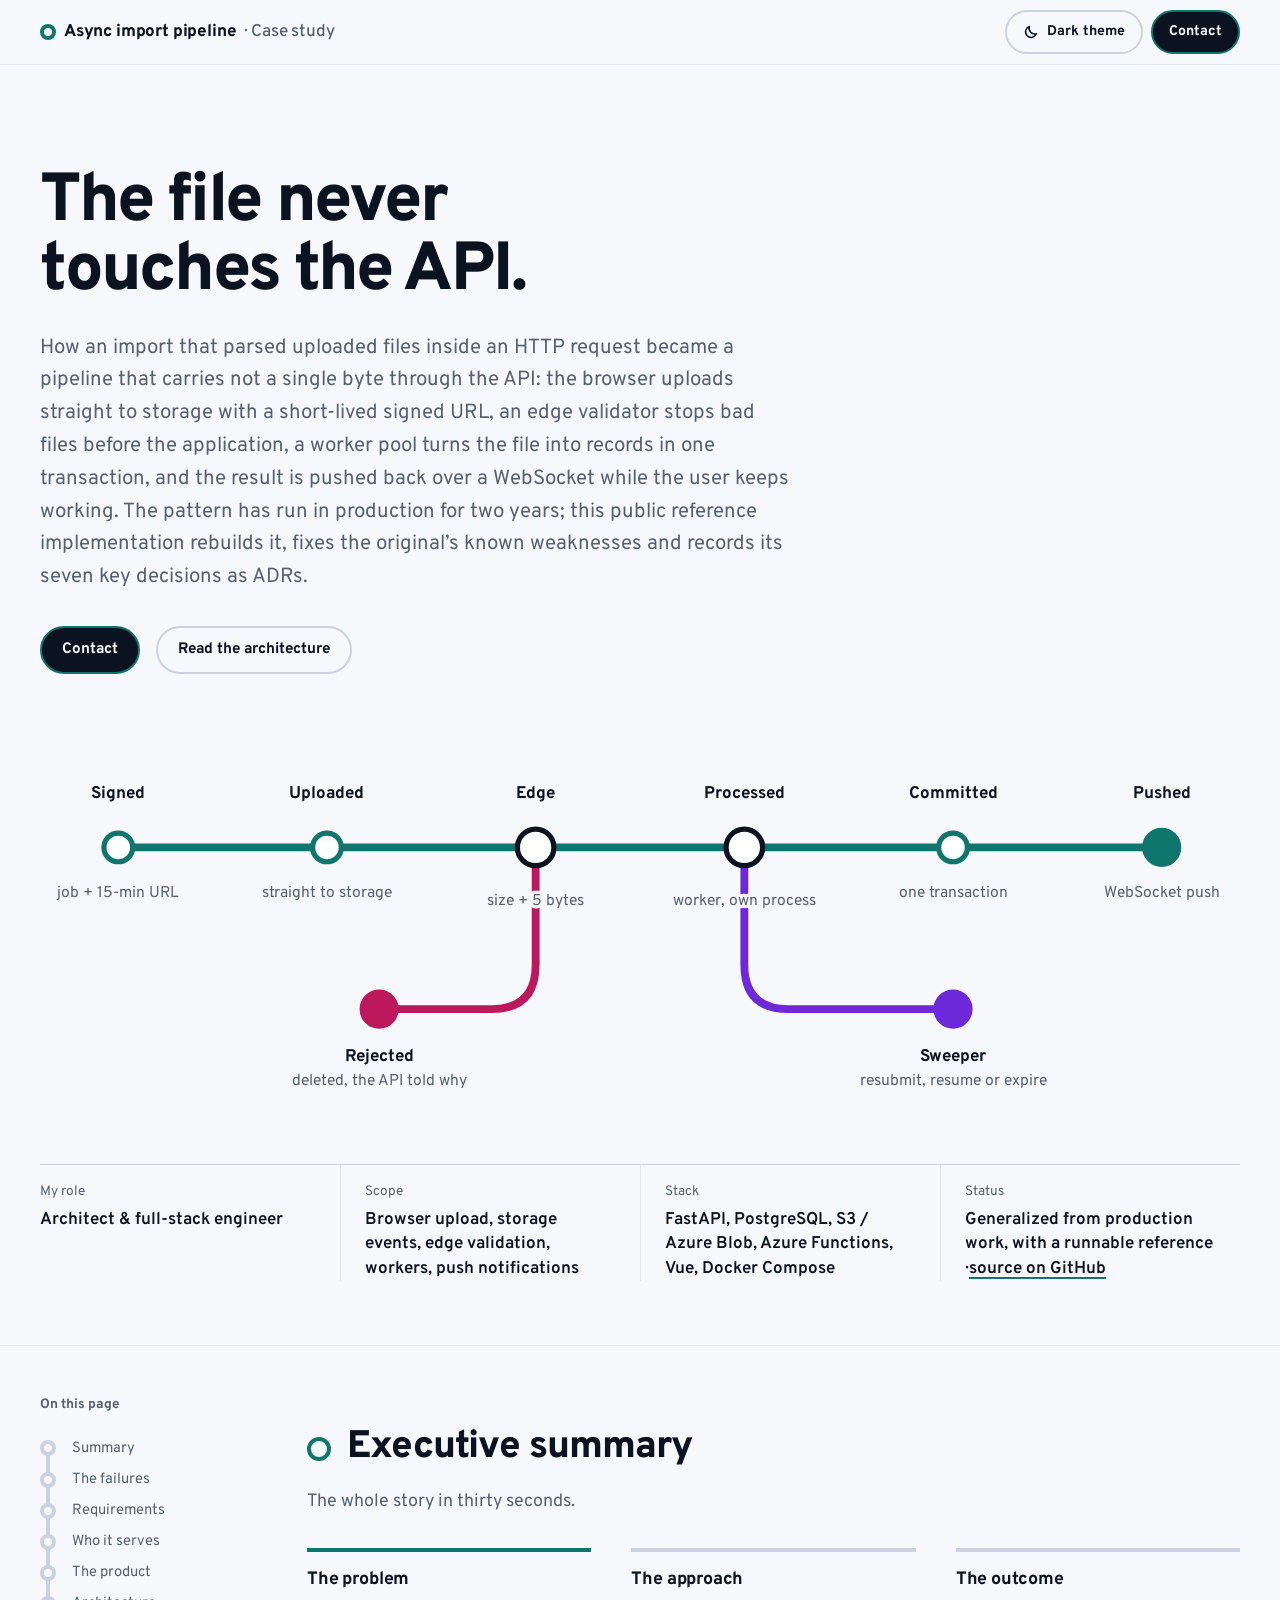
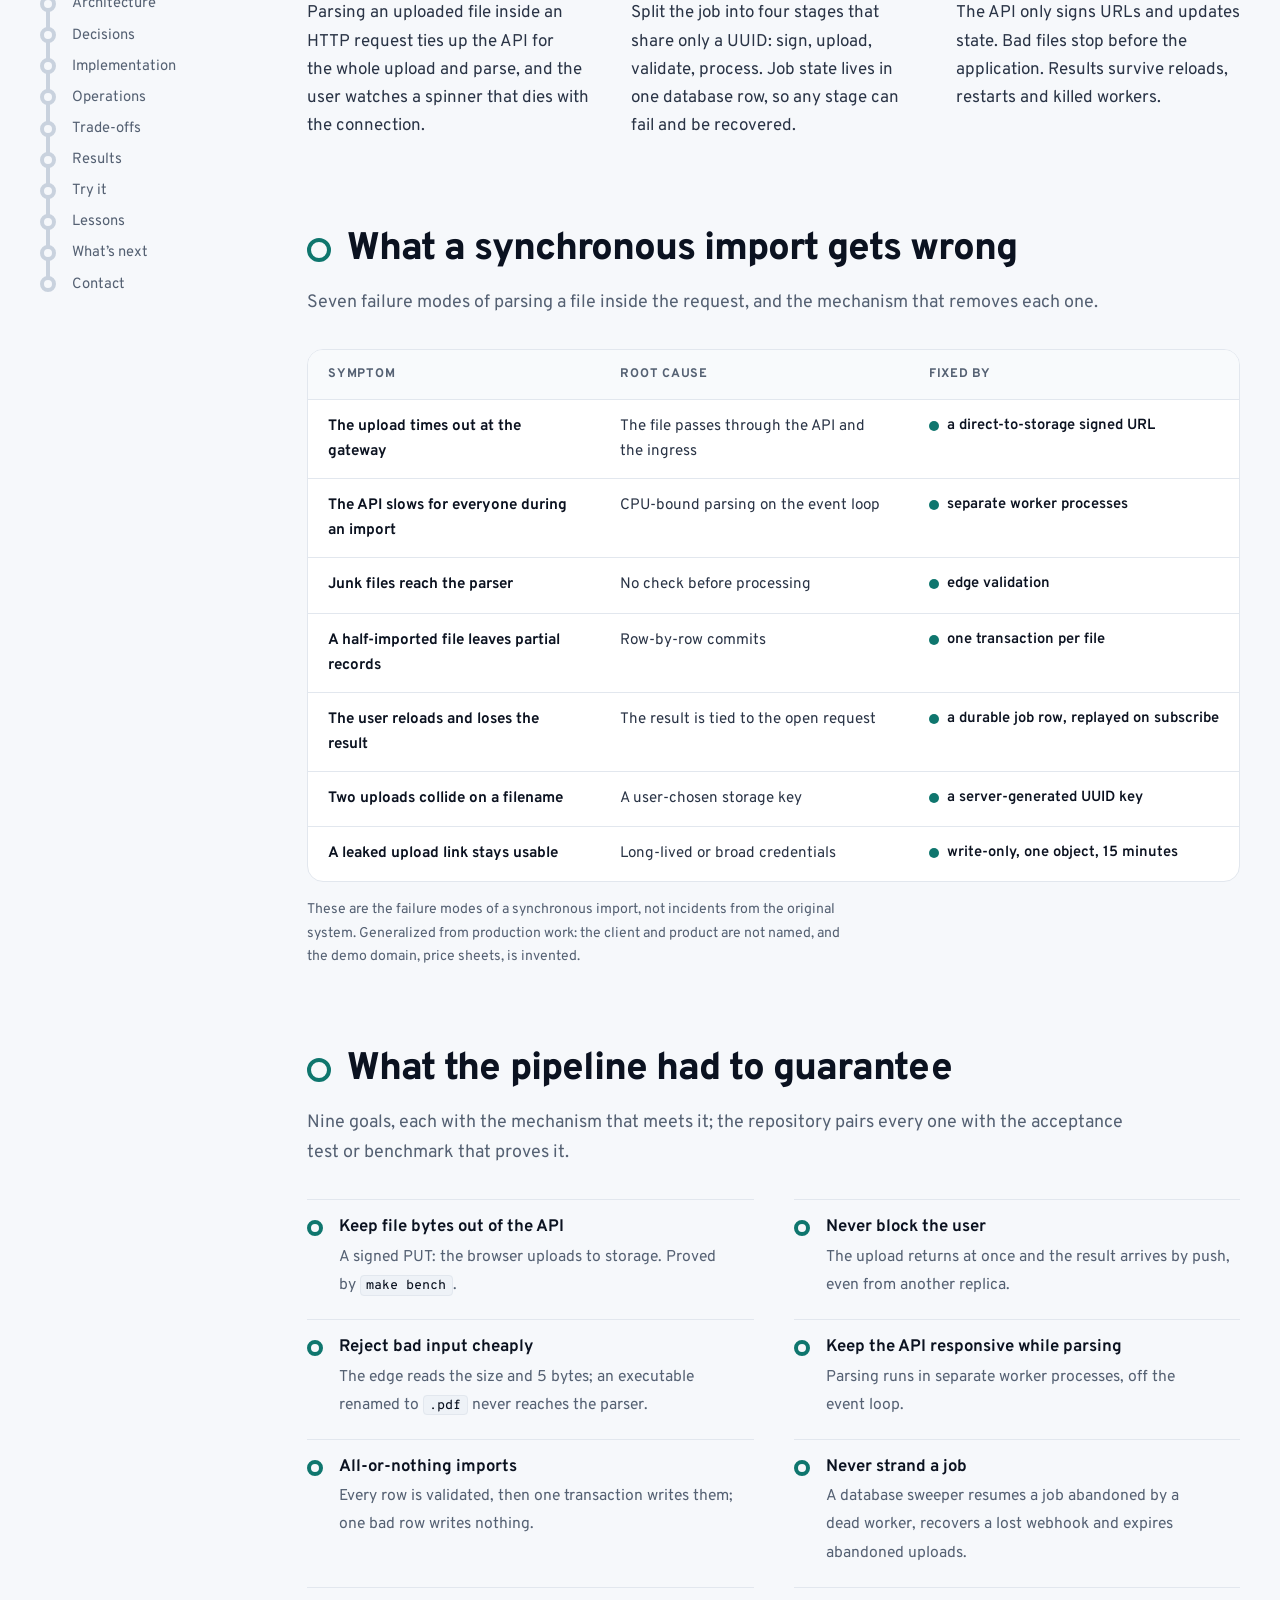
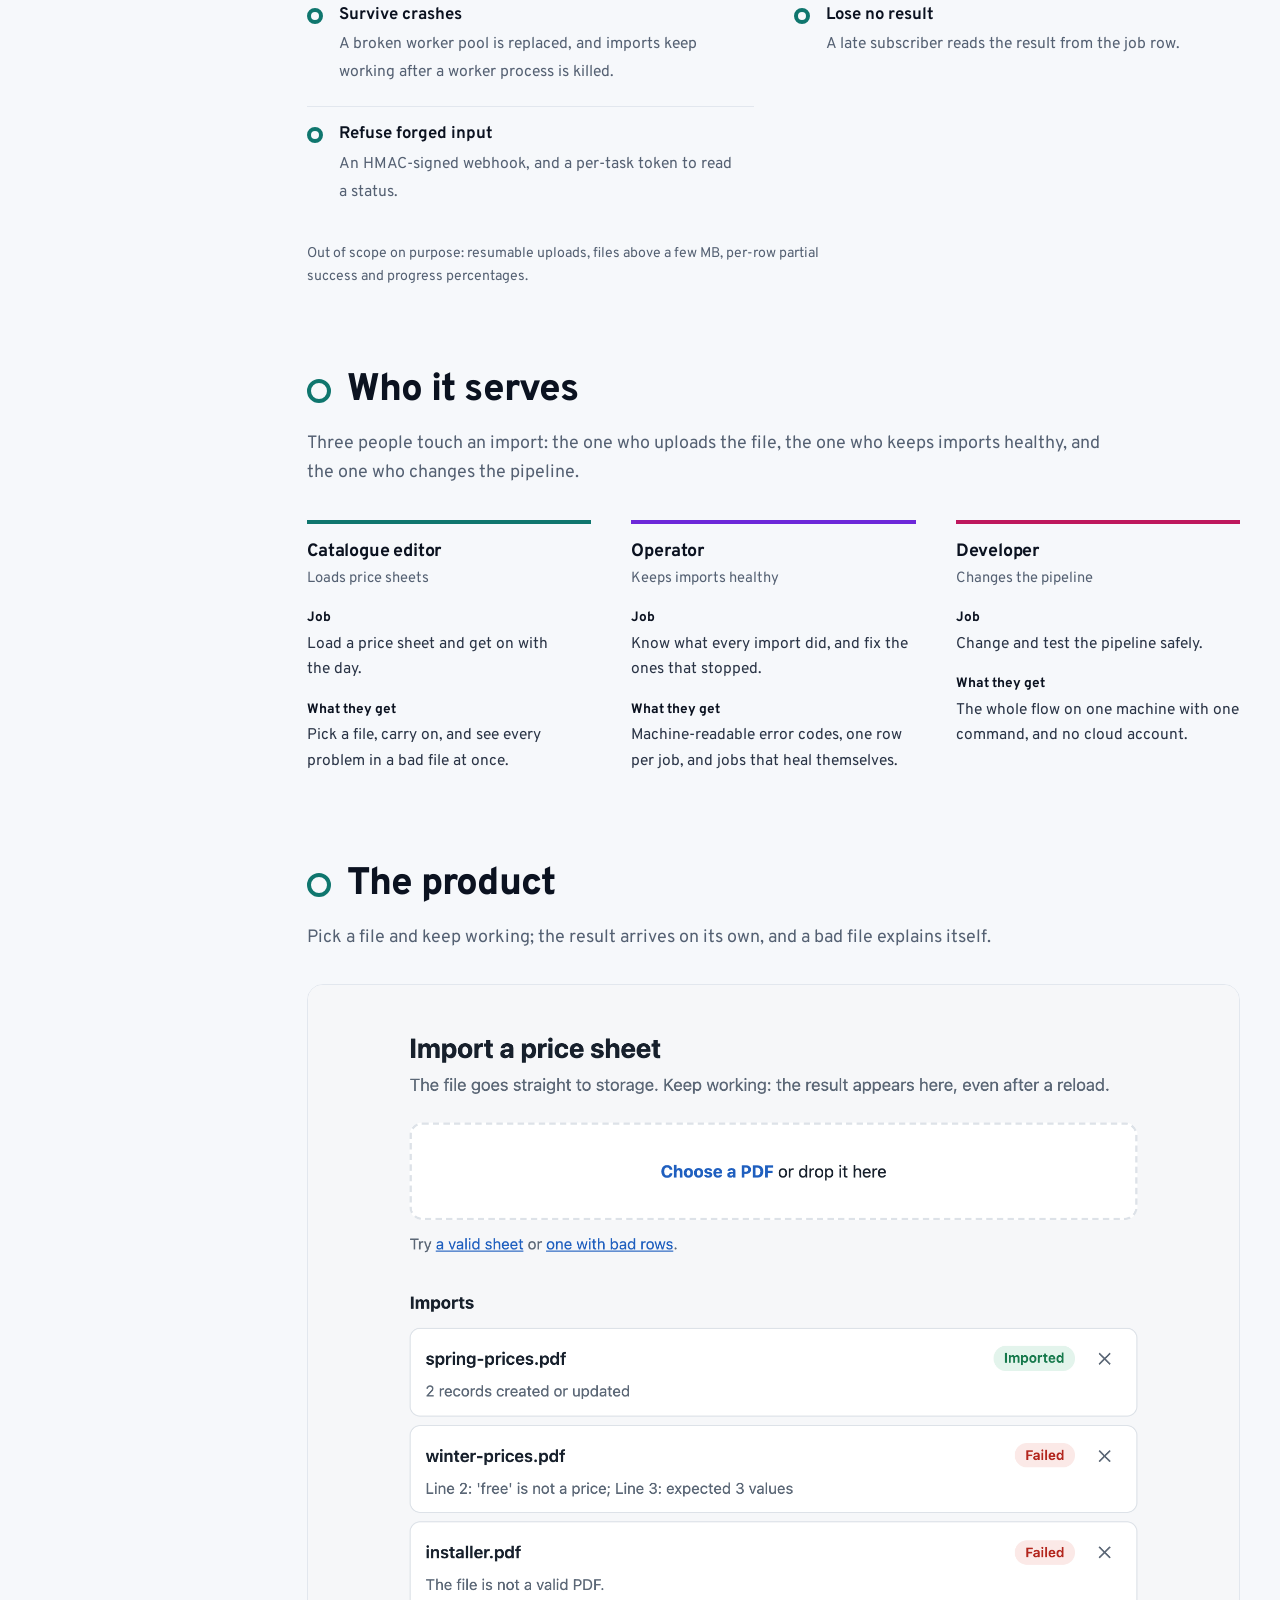
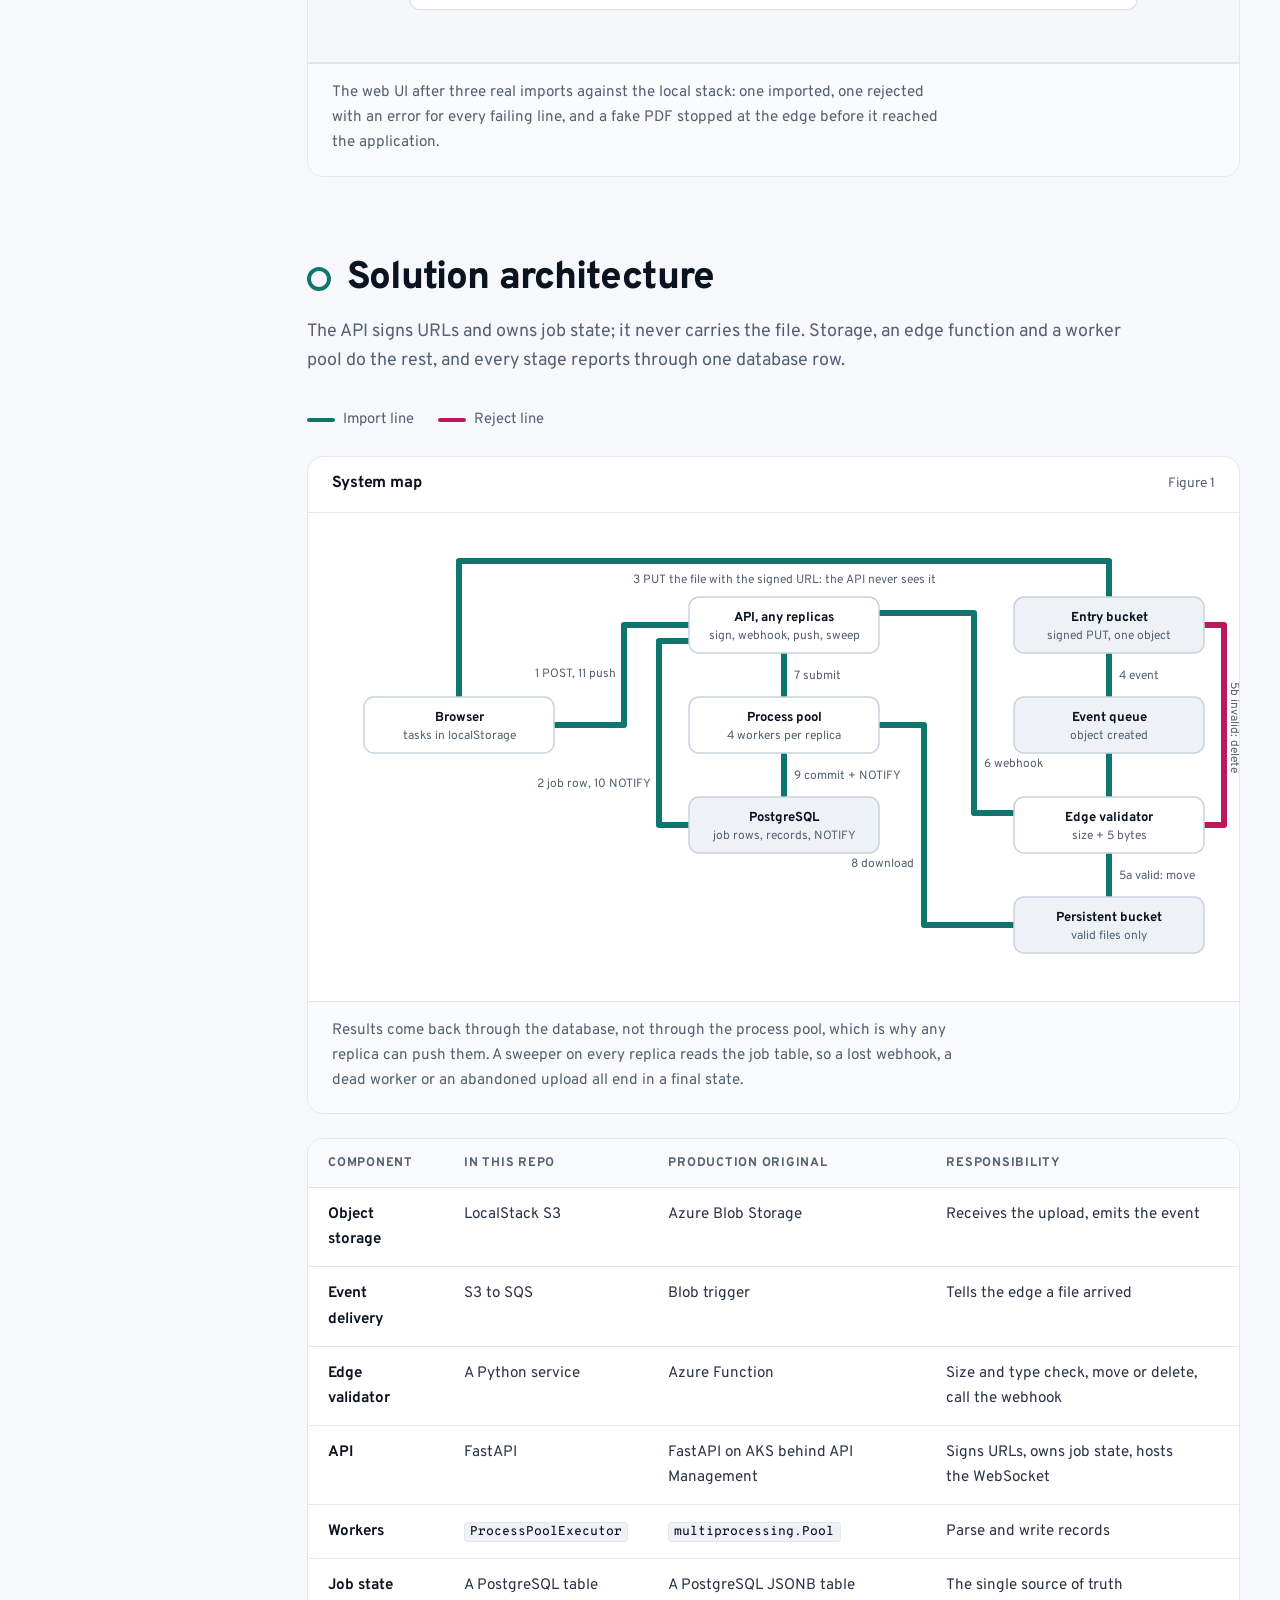
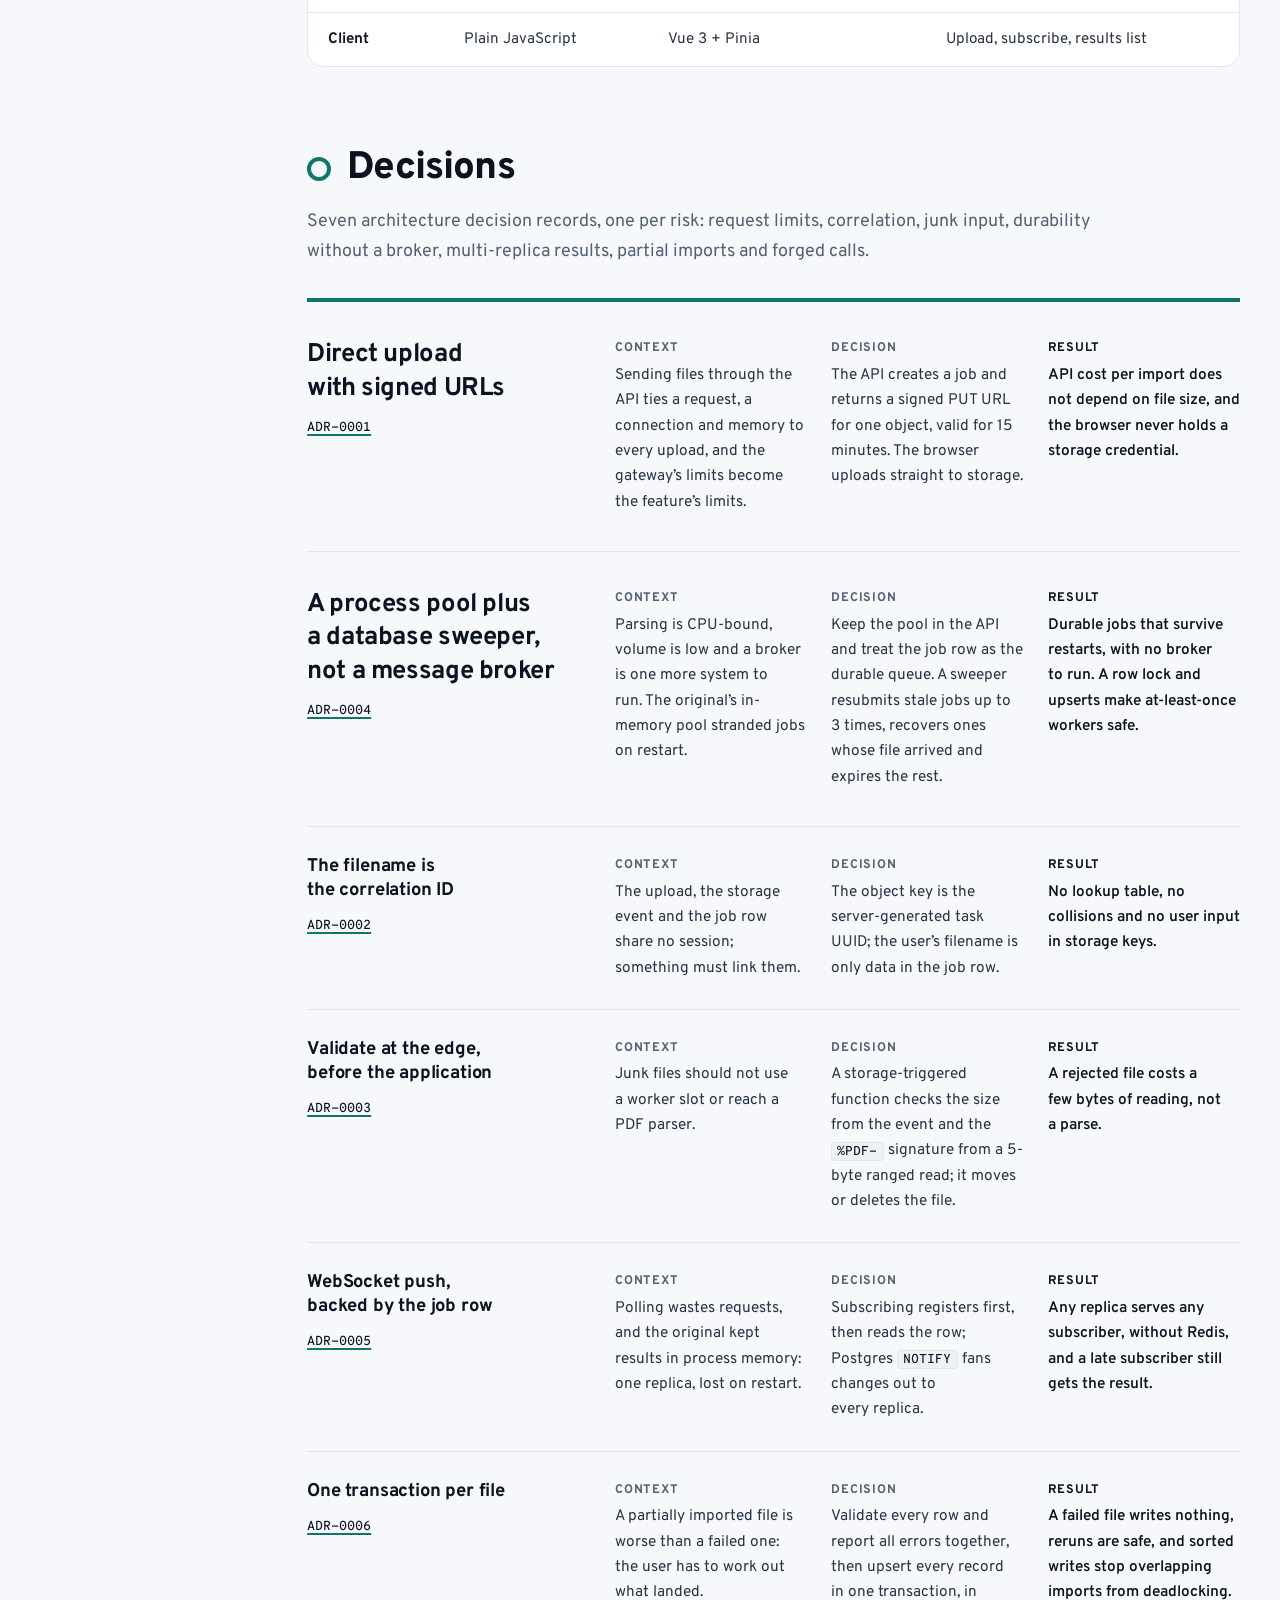
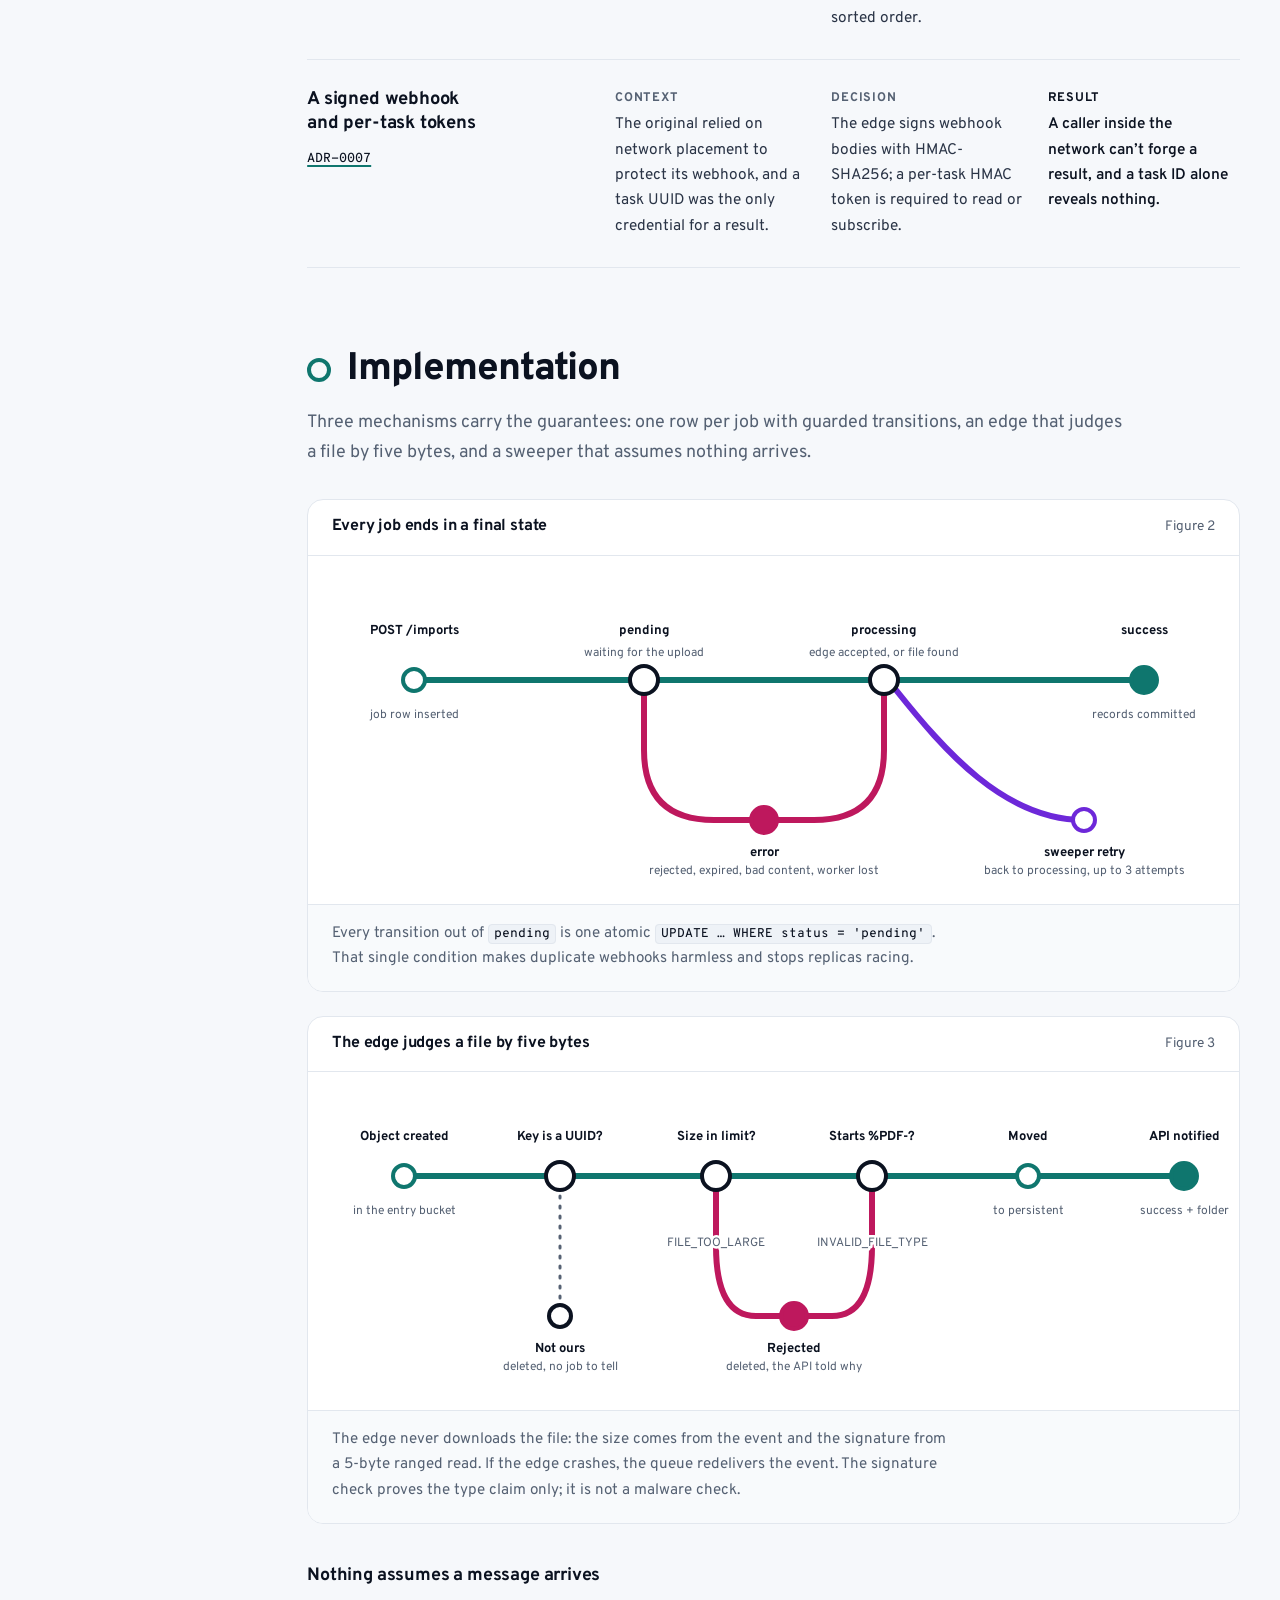
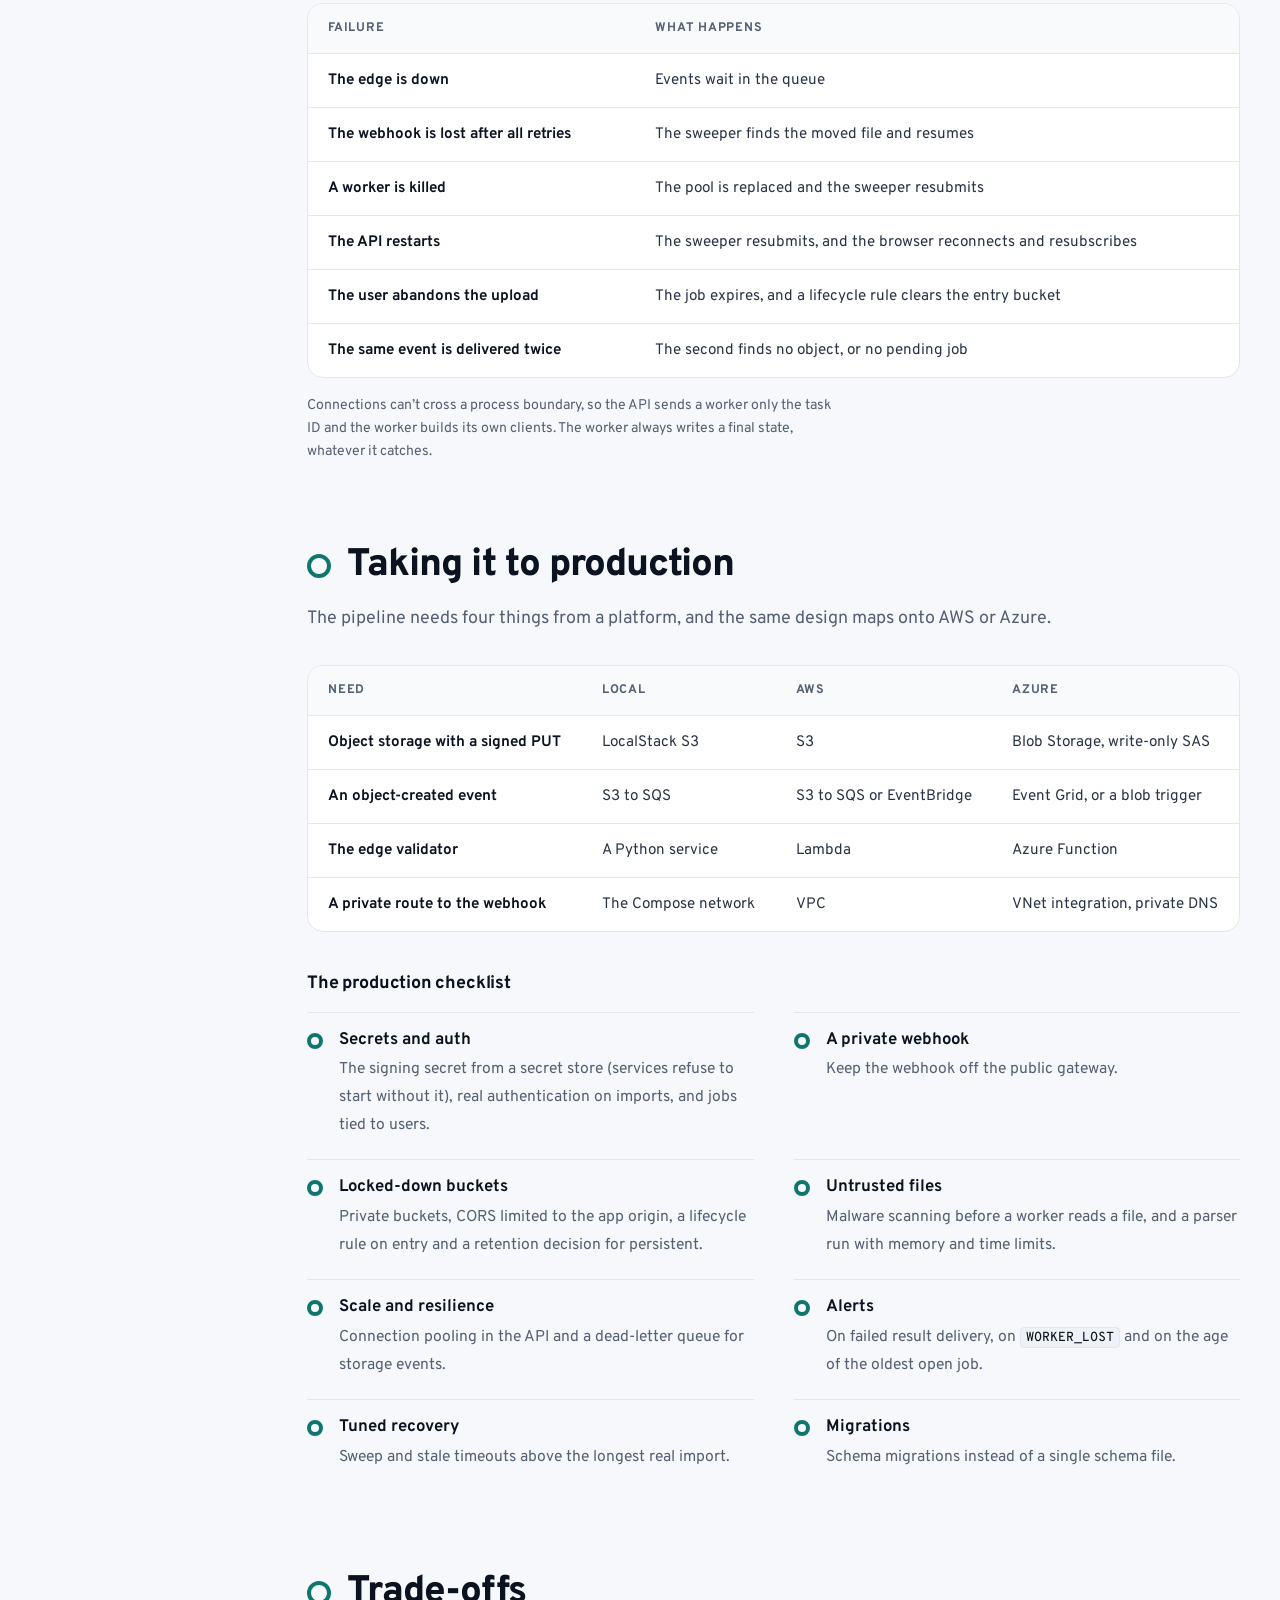
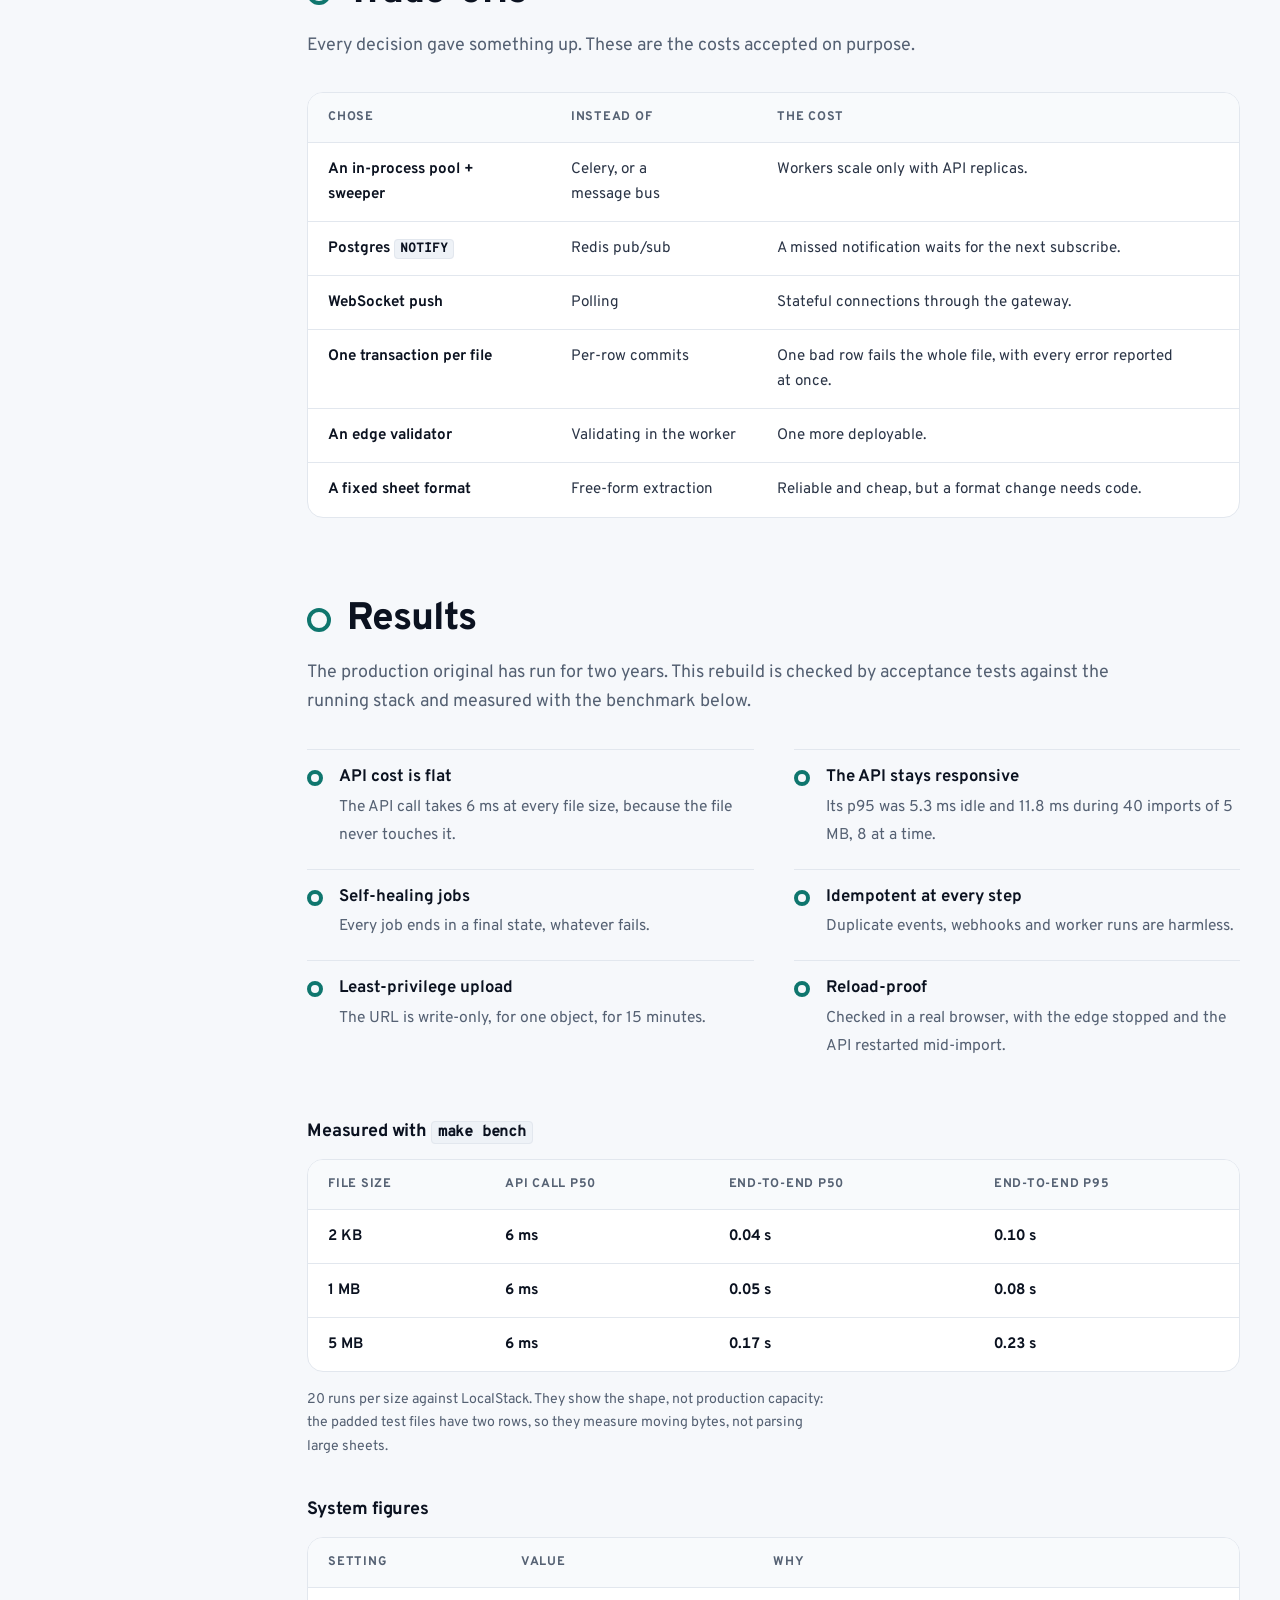
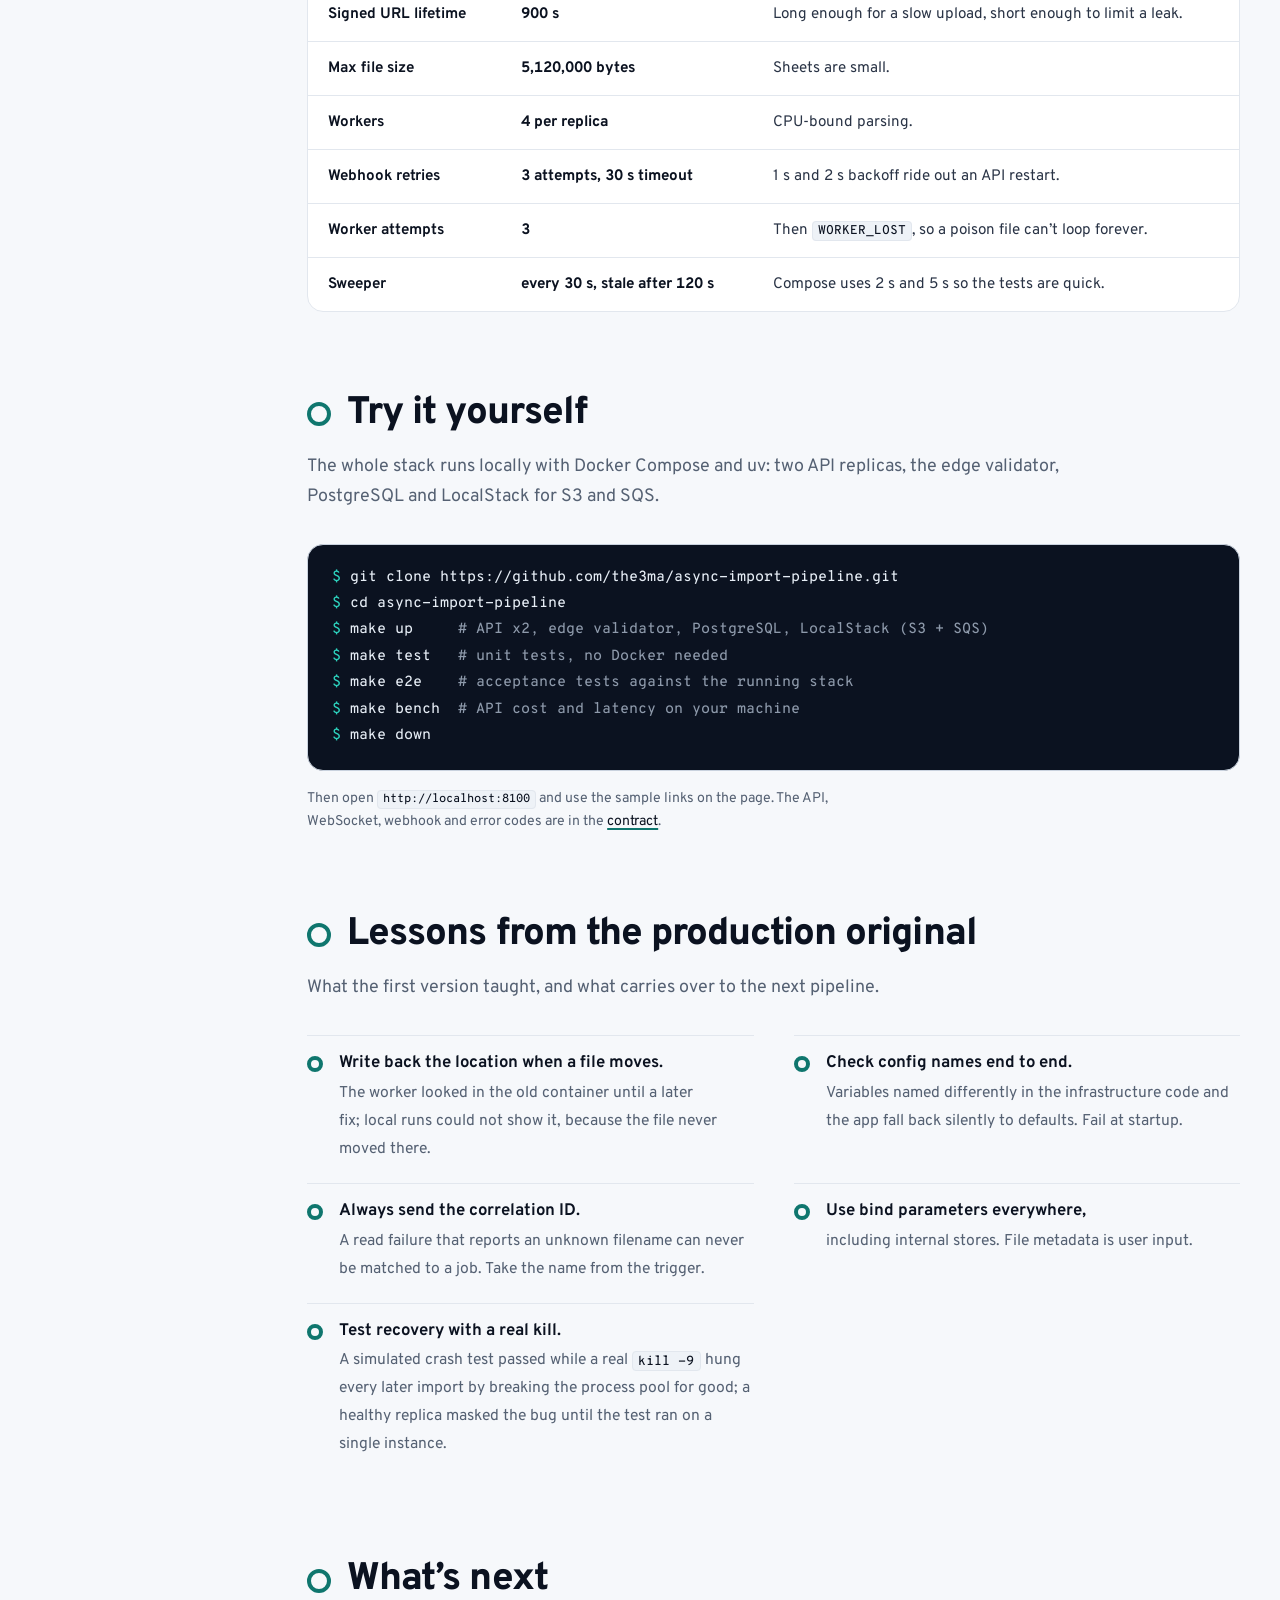
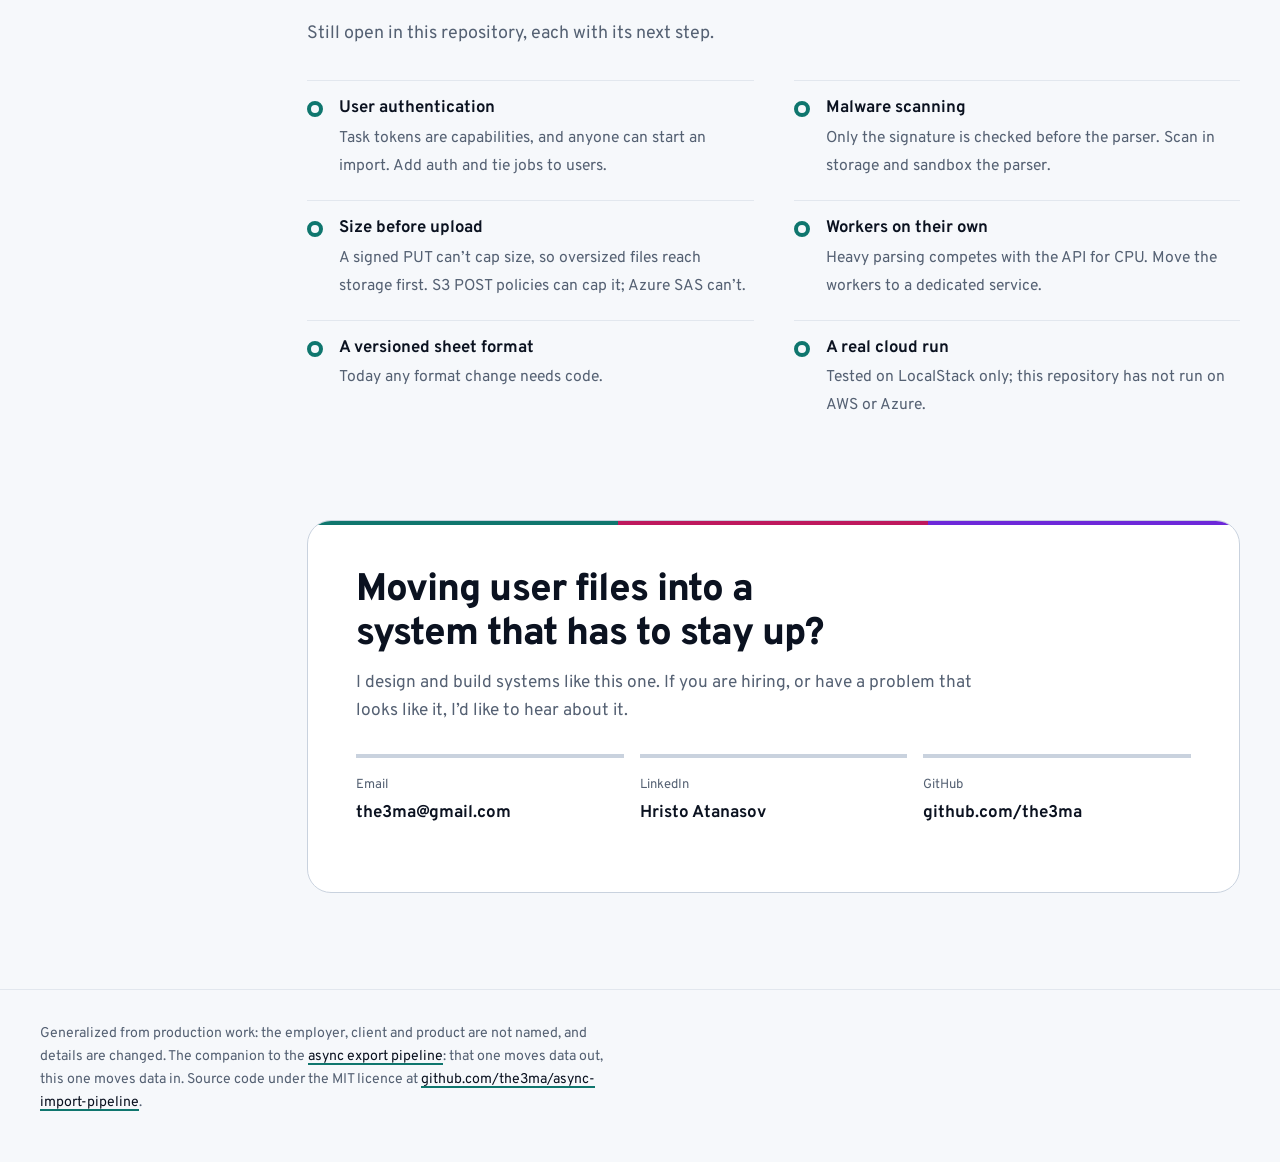
<file: docs/index.html>
<!doctype html>
<html lang="en">
<head>
  <meta charset="utf-8">
  <meta name="viewport" content="width=device-width, initial-scale=1">
  <title>Async import pipeline · Case study</title>
  <meta name="description" content="Case study: importing user files without carrying a single byte through the API request path - signed uploads, edge validation, a worker pool with a database sweeper, and results pushed over WebSockets.">
  <meta property="og:title" content="Async import pipeline · Case study">
  <meta property="og:description" content="The file never touches the API: signed uploads, edge validation, a worker pool and WebSocket results, with every job ending in a final state.">
  <meta property="og:type" content="article">
  <meta name="color-scheme" content="dark light">
  <link rel="preload" href="assets/fonts/overpass-latin-var.woff2" as="font" type="font/woff2" crossorigin>
  <link rel="stylesheet" href="assets/styles.css">
  <script>
    // Saved theme before first paint; otherwise follow the system (dark-first stylesheet).
    (function () {
      var root = document.documentElement, saved = null;
      try { saved = localStorage.getItem('theme'); } catch (e) {}
      if (saved === 'light' || saved === 'dark') root.setAttribute('data-theme', saved);
      var dark = saved ? saved === 'dark' : !window.matchMedia('(prefers-color-scheme: light)').matches;
      root.setAttribute('data-resolved', dark ? 'dark' : 'light');
    })();
  </script>
</head>
<body>
<a class="skip" href="#main">Skip to content</a>

<header class="topbar">
  <div class="wrap">
    <a class="product" href="#top"><span class="mark" aria-hidden="true"></span><strong><span class="long">Async import pipeline</span><span class="short">Import pipeline</span></strong><span class="sub">Case study</span></a>
    <div class="topbar-actions">
      <button class="btn btn-secondary btn-sm theme-toggle" type="button" id="theme-toggle" aria-pressed="false">
        <svg class="icon-moon" viewBox="0 0 16 16" aria-hidden="true"><path d="M13.5 9.6A5.6 5.6 0 0 1 6.4 2.5a5.6 5.6 0 1 0 7.1 7.1Z" fill="none" stroke="currentColor" stroke-width="1.5" stroke-linejoin="round"/></svg>
        <svg class="icon-sun" viewBox="0 0 16 16" aria-hidden="true"><circle cx="8" cy="8" r="3" fill="none" stroke="currentColor" stroke-width="1.5"/><path d="M8 1v1.6M8 13.4V15M1 8h1.6M13.4 8H15M3 3l1.1 1.1M11.9 11.9 13 13M3 13l1.1-1.1M11.9 4.1 13 3" stroke="currentColor" stroke-width="1.5" stroke-linecap="round"/></svg>
        <span class="label">Light theme</span>
      </button>
      <a class="btn btn-primary btn-sm topbar-contact" href="#contact" aria-label="Contact"><svg viewBox="0 0 16 16" aria-hidden="true"><rect x="1.75" y="3.25" width="12.5" height="9.5" rx="1.5" fill="none" stroke="currentColor" stroke-width="1.5"/><path d="m2.5 4.5 5.5 4 5.5-4" fill="none" stroke="currentColor" stroke-width="1.5" stroke-linejoin="round"/></svg><span class="label">Contact</span></a>
    </div>
  </div>
  <div class="progress" aria-hidden="true"></div>
</header>

<main id="main">

<section class="hero" id="top" aria-labelledby="title">
  <div class="wrap">
    <h1 id="title">The file never touches the API.</h1>
    <p class="lead">How an import that parsed uploaded files inside an HTTP request became a pipeline that carries not a single byte through the API: the browser uploads straight to storage with a short-lived signed URL, an edge validator stops bad files before the application, a worker pool turns the file into records in one transaction, and the result is pushed back over a WebSocket while the user keeps working. The pattern has run in production for two years; this public reference implementation rebuilds it, fixes the original&rsquo;s known weaknesses and records its seven key decisions as ADRs.</p>
    <div class="hero-actions">
      <a class="btn btn-primary" href="#contact">Contact</a>
      <a class="btn btn-secondary" href="#architecture">Read the architecture</a>
    </div>

    <figure class="hero-map" aria-labelledby="hm-t">
      <div class="map-h"><div class="diagram" tabindex="0" role="region" aria-label="The line one import rides">
        <svg class="dg" viewBox="0 0 920 290" role="img" aria-labelledby="hm-t hm-d">
          <title id="hm-t">The line one import rides</title>
          <desc id="hm-d">The import line runs through six stations: the API signs a job and a one-object upload URL, the browser uploads the file straight to storage, the edge checks the size and five bytes, a worker processes the file, the records are committed in one transaction, and the result is pushed over a WebSocket from any replica. From the edge, the fail line leads to a rejected file: deleted, and the API told why. From processing, the recovery line leads to the sweeper, which resubmits, resumes or expires the job, so every job ends in a final state.</desc>
          <path class="rail fail" d="M380,90 L380,180 Q380,214 346,214 L260,214"/>
          <path class="rail recover" d="M540,90 L540,180 Q540,214 574,214 L700,214"/>
          <path class="rail import" d="M60,90 L860,90"/>

          <circle class="stn import" cx="60" cy="90" r="11"/>
          <circle class="stn import" cx="220" cy="90" r="11"/>
          <circle class="stn ix" cx="380" cy="90" r="14"/>
          <circle class="stn ix" cx="540" cy="90" r="14"/>
          <circle class="stn import" cx="700" cy="90" r="11"/>
          <circle class="stn term" cx="860" cy="90" r="13"/>
          <circle class="stn term" cx="260" cy="214" r="13" style="fill:var(--l-fail);stroke:var(--l-fail)"/>
          <circle class="stn term" cx="700" cy="214" r="13" style="fill:var(--l-recover);stroke:var(--l-recover)"/>

          <text class="title" x="60" y="52" text-anchor="middle">Signed</text>
          <text class="small" x="60" y="128" text-anchor="middle">job + 15-min URL</text>
          <text class="title" x="220" y="52" text-anchor="middle">Uploaded</text>
          <text class="small" x="220" y="128" text-anchor="middle">straight to storage</text>
          <text class="title" x="380" y="52" text-anchor="middle">Edge</text>
          <text class="small lbl-bg" x="380" y="134" text-anchor="middle">size + 5 bytes</text>
          <text class="title" x="540" y="52" text-anchor="middle">Processed</text>
          <text class="small lbl-bg" x="540" y="134" text-anchor="middle">worker, own process</text>
          <text class="title" x="700" y="52" text-anchor="middle">Committed</text>
          <text class="small" x="700" y="128" text-anchor="middle">one transaction</text>
          <text class="title" x="860" y="52" text-anchor="middle">Pushed</text>
          <text class="small" x="860" y="128" text-anchor="middle">WebSocket push</text>

          <text class="title" x="260" y="254" text-anchor="middle">Rejected</text>
          <text class="small" x="260" y="272" text-anchor="middle">deleted, the API told why</text>
          <text class="title" x="700" y="254" text-anchor="middle">Sweeper</text>
          <text class="small" x="700" y="272" text-anchor="middle">resubmit, resume or expire</text>
        </svg>
      </div>
      <p class="scroll-note">Swipe the map sideways to follow the whole line.</p></div>
      <div class="map-v">
        <svg class="dg" viewBox="0 0 340 580" role="img" aria-labelledby="hmv-t hmv-d"><title id="hmv-t">The line one import rides, from the signed URL to the pushed result, with the rejection and recovery branches</title><desc id="hmv-d">The import line from a signed job through the direct upload, the edge check, processing and the one-transaction commit to the pushed result. Below it, a file the edge rejects is deleted, and a stuck job is resubmitted, resumed or expired by the sweeper.</desc>
          <path class="rail import" d="M40,30 L40,390"/>
          <circle class="stn import" cx="40" cy="30" r="11"/><text class="title" x="72" y="28">Signed</text><text class="small" x="72" y="46">job + 15-minute upload URL</text>
          <circle class="stn import" cx="40" cy="102" r="11"/><text class="title" x="72" y="100">Uploaded</text><text class="small" x="72" y="118">straight to storage</text>
          <circle class="stn ix" cx="40" cy="174" r="14"/><text class="title" x="72" y="172">Edge</text><text class="small" x="72" y="190">size + 5 bytes, before the app</text>
          <circle class="stn ix" cx="40" cy="246" r="14"/><text class="title" x="72" y="244">Processed</text><text class="small" x="72" y="262">worker in its own process</text>
          <circle class="stn import" cx="40" cy="318" r="11"/><text class="title" x="72" y="316">Committed</text><text class="small" x="72" y="334">one transaction per file</text>
          <circle class="stn term" cx="40" cy="390" r="13"/><text class="title" x="72" y="388">Pushed</text><text class="small" x="72" y="406">WebSocket, from any replica</text>
          <circle class="stn fail" cx="40" cy="462" r="11"/><text class="title" x="72" y="460">Rejected</text><text class="small" x="72" y="478">branch from the edge: deleted, API told</text>
          <circle class="stn term" cx="40" cy="534" r="13" style="fill:var(--l-recover);stroke:var(--l-recover)"/><text class="title" x="72" y="532">Sweeper</text><text class="small" x="72" y="550">branch from processing: never stranded</text>
        </svg>
      </div>
    </figure>

    <dl class="meta">
      <div><dt>My role</dt><dd>Architect &amp; full-stack engineer</dd></div>
      <div><dt>Scope</dt><dd>Browser upload, storage events, edge validation, workers, push notifications</dd></div>
      <div><dt>Stack</dt><dd>FastAPI, PostgreSQL, S3 / Azure Blob, Azure Functions, Vue, Docker Compose</dd></div>
      <div><dt>Status</dt><dd>Generalized from production work, with a runnable reference &middot; <a href="https://github.com/the3ma/async-import-pipeline">source on GitHub</a></dd></div>
    </dl>
  </div>
</section>

<div class="wrap layout">
  <nav class="toc" aria-label="On this page">
    <h2>On this page</h2>
    <ol>
      <li><a href="#summary">Summary</a></li>
      <li><a href="#failures">The failures</a></li>
      <li><a href="#requirements">Requirements</a></li>
      <li><a href="#users">Who it serves</a></li>
      <li><a href="#product">The product</a></li>
      <li><a href="#architecture">Architecture</a></li>
      <li><a href="#decisions">Decisions</a></li>
      <li><a href="#implementation">Implementation</a></li>
      <li><a href="#operations">Operations</a></li>
      <li><a href="#tradeoffs">Trade-offs</a></li>
      <li><a href="#results">Results</a></li>
      <li><a href="#try">Try it</a></li>
      <li><a href="#lessons">Lessons</a></li>
      <li><a href="#next">What&rsquo;s next</a></li>
      <li><a href="#contact">Contact</a></li>
    </ol>
  </nav>

  <article class="article">
    <details class="toc-mobile">
      <summary><span>On this page</span><span class="toc-current"></span></summary>
      <ol>
        <li><a href="#summary">Summary</a></li>
        <li><a href="#failures">The failures</a></li>
        <li><a href="#requirements">Requirements</a></li>
        <li><a href="#users">Who it serves</a></li>
        <li><a href="#product">The product</a></li>
        <li><a href="#architecture">Architecture</a></li>
        <li><a href="#decisions">Decisions</a></li>
        <li><a href="#implementation">Implementation</a></li>
        <li><a href="#operations">Operations</a></li>
        <li><a href="#tradeoffs">Trade-offs</a></li>
        <li><a href="#results">Results</a></li>
        <li><a href="#try">Try it</a></li>
        <li><a href="#lessons">Lessons</a></li>
        <li><a href="#next">What&rsquo;s next</a></li>
        <li><a href="#contact">Contact</a></li>
      </ol>
    </details>

    <!-- SUMMARY -->
    <section class="section" id="summary" aria-labelledby="h-summary">
      <h2 id="h-summary">Executive summary</h2>
      <p class="intro">The whole story in thirty seconds.</p>
      <div class="ruled-3">
        <div><h3>The problem</h3><p>Parsing an uploaded file inside an HTTP request ties up the API for the whole upload and parse, and the user watches a spinner that dies with the connection.</p></div>
        <div><h3>The approach</h3><p>Split the job into four stages that share only a UUID: sign, upload, validate, process. Job state lives in one database row, so any stage can fail and be recovered.</p></div>
        <div><h3>The outcome</h3><p>The API only signs URLs and updates state. Bad files stop before the application. Results survive reloads, restarts and killed workers.</p></div>
      </div>
    </section>

    <!-- FAILURES -->
    <section class="section" id="failures" aria-labelledby="h-failures">
      <h2 id="h-failures">What a synchronous import gets wrong</h2>
      <p class="intro">Seven failure modes of parsing a file inside the request, and the mechanism that removes each one.</p>
      <div class="table-wrap">
        <table class="stack-sm">
          <thead><tr><th scope="col">Symptom</th><th scope="col">Root cause</th><th scope="col">Fixed by</th></tr></thead>
          <tbody>
            <tr><th scope="row" data-label="Symptom">The upload times out at the gateway</th><td data-label="Root cause">The file passes through the API and the ingress</td><td data-label="Fixed by"><span class="fix">a direct-to-storage signed URL</span></td></tr>
            <tr><th scope="row" data-label="Symptom">The API slows for everyone during an import</th><td data-label="Root cause">CPU-bound parsing on the event loop</td><td data-label="Fixed by"><span class="fix">separate worker processes</span></td></tr>
            <tr><th scope="row" data-label="Symptom">Junk files reach the parser</th><td data-label="Root cause">No check before processing</td><td data-label="Fixed by"><span class="fix">edge validation</span></td></tr>
            <tr><th scope="row" data-label="Symptom">A half-imported file leaves partial records</th><td data-label="Root cause">Row-by-row commits</td><td data-label="Fixed by"><span class="fix">one transaction per file</span></td></tr>
            <tr><th scope="row" data-label="Symptom">The user reloads and loses the result</th><td data-label="Root cause">The result is tied to the open request</td><td data-label="Fixed by"><span class="fix">a durable job row, replayed on subscribe</span></td></tr>
            <tr><th scope="row" data-label="Symptom">Two uploads collide on a filename</th><td data-label="Root cause">A user-chosen storage key</td><td data-label="Fixed by"><span class="fix">a server-generated UUID key</span></td></tr>
            <tr><th scope="row" data-label="Symptom">A leaked upload link stays usable</th><td data-label="Root cause">Long-lived or broad credentials</td><td data-label="Fixed by"><span class="fix">write-only, one object, 15 minutes</span></td></tr>
          </tbody>
        </table>
      </div>
      <p class="source-note">These are the failure modes of a synchronous import, not incidents from the original system. Generalized from production work: the client and product are not named, and the demo domain, price sheets, is invented.</p>
    </section>

    <!-- REQUIREMENTS -->
    <section class="section" id="requirements" aria-labelledby="h-requirements">
      <h2 id="h-requirements">What the pipeline had to guarantee</h2>
      <p class="intro">Nine goals, each with the mechanism that meets it; the repository pairs every one with the acceptance test or benchmark that proves it.</p>
      <ul class="stations">
        <li><strong>Keep file bytes out of the API</strong><span>A signed PUT: the browser uploads to storage. Proved by <code>make bench</code>.</span></li>
        <li><strong>Never block the user</strong><span>The upload returns at once and the result arrives by push, even from another replica.</span></li>
        <li><strong>Reject bad input cheaply</strong><span>The edge reads the size and 5 bytes; an executable renamed to <code>.pdf</code> never reaches the parser.</span></li>
        <li><strong>Keep the API responsive while parsing</strong><span>Parsing runs in separate worker processes, off the event loop.</span></li>
        <li><strong>All-or-nothing imports</strong><span>Every row is validated, then one transaction writes them; one bad row writes nothing.</span></li>
        <li><strong>Never strand a job</strong><span>A database sweeper resumes a job abandoned by a dead worker, recovers a lost webhook and expires abandoned uploads.</span></li>
        <li><strong>Survive crashes</strong><span>A broken worker pool is replaced, and imports keep working after a worker process is killed.</span></li>
        <li><strong>Lose no result</strong><span>A late subscriber reads the result from the job row.</span></li>
        <li><strong>Refuse forged input</strong><span>An HMAC-signed webhook, and a per-task token to read a status.</span></li>
      </ul>
      <p class="source-note">Out of scope on purpose: resumable uploads, files above a few MB, per-row partial success and progress percentages.</p>
    </section>

    <!-- USERS -->
    <section class="section" id="users" aria-labelledby="h-users">
      <h2 id="h-users">Who it serves</h2>
      <p class="intro">Three people touch an import: the one who uploads the file, the one who keeps imports healthy, and the one who changes the pipeline.</p>
      <div class="ruled-3 personas">
        <article class="persona">
          <h3>Catalogue editor</h3>
          <p class="role">Loads price sheets</p>
          <dl>
            <div><dt>Job</dt><dd>Load a price sheet and get on with the day.</dd></div>
            <div><dt>What they get</dt><dd>Pick a file, carry on, and see every problem in a bad file at once.</dd></div>
          </dl>
        </article>
        <article class="persona">
          <h3>Operator</h3>
          <p class="role">Keeps imports healthy</p>
          <dl>
            <div><dt>Job</dt><dd>Know what every import did, and fix the ones that stopped.</dd></div>
            <div><dt>What they get</dt><dd>Machine-readable error codes, one row per job, and jobs that heal themselves.</dd></div>
          </dl>
        </article>
        <article class="persona">
          <h3>Developer</h3>
          <p class="role">Changes the pipeline</p>
          <dl>
            <div><dt>Job</dt><dd>Change and test the pipeline safely.</dd></div>
            <div><dt>What they get</dt><dd>The whole flow on one machine with one command, and no cloud account.</dd></div>
          </dl>
        </article>
      </div>
    </section>

    <!-- PRODUCT -->
    <section class="section" id="product" aria-labelledby="h-product">
      <h2 id="h-product">The product</h2>
      <p class="intro">Pick a file and keep working; the result arrives on its own, and a bad file explains itself.</p>
      <figure class="shot">
        <img src="images/import-tray.png" width="1760" height="1280" loading="lazy" decoding="async" alt="Import page with three results: an imported sheet, a sheet rejected with line-by-line errors, and a fake PDF rejected at the edge.">
        <figcaption><p>The web UI after three real imports against the local stack: one imported, one rejected with an error for every failing line, and a fake PDF stopped at the edge before it reached the application.</p></figcaption>
      </figure>
    </section>

    <!-- ARCHITECTURE -->
    <section class="section" id="architecture" aria-labelledby="h-architecture">
      <h2 id="h-architecture">Solution architecture</h2>
      <p class="intro">The API signs URLs and owns job state; it never carries the file. Storage, an edge function and a worker pool do the rest, and every stage reports through one database row.</p>
      <ul class="legend" aria-label="Legend">
        <li><i></i>Import line</li>
        <li><i class="fail"></i>Reject line</li>
      </ul>
      <div class="figures">
        <figure>
          <header><h3>System map</h3><span>Figure 1</span></header>
          <div class="diagram" tabindex="0" role="region" aria-label="System map diagram">
            <svg class="dg" viewBox="0 0 920 440" role="img" aria-labelledby="f1-t f1-d">
              <title id="f1-t">System map</title>
              <desc id="f1-d">The browser asks the API for an import; the API inserts a pending job row in PostgreSQL and returns a signed URL. The browser uploads the file directly to the entry bucket, bypassing the API. The object-created event reaches the edge validator through a queue. A valid file is moved to the persistent bucket; an invalid one is deleted from the entry bucket. The edge calls the API with a signed webhook, the API submits the task to its process pool, a worker downloads the file from the persistent bucket and writes the records, the status and a NOTIFY to PostgreSQL in one transaction, and the API pushes the result to the browser over a WebSocket from any replica.</desc>
              <!-- rails -->
              <path class="rail import" d="M135,160 L135,24 L785,24 L785,60"/>
              <path class="rail import" d="M230,188 L300,188 L300,88 L365,88"/>
              <path class="rail import" d="M365,104 L335,104 L335,288 L365,288"/>
              <path class="rail import" d="M460,116 L460,160"/>
              <path class="rail import" d="M460,216 L460,260"/>
              <path class="rail import" d="M555,188 L600,188 L600,388 L690,388"/>
              <path class="rail import" d="M690,276 L650,276 L650,76 L555,76"/>
              <path class="rail import" d="M785,116 L785,160"/>
              <path class="rail import" d="M785,216 L785,260"/>
              <path class="rail import" d="M785,316 L785,360"/>
              <path class="rail fail" d="M880,288 L900,288 L900,88 L880,88"/>
              <!-- boxes -->
              <rect class="box" x="40" y="160" width="190" height="56" rx="10"/><text class="title" x="135" y="184" text-anchor="middle">Browser</text><text class="small" x="135" y="202" text-anchor="middle">tasks in localStorage</text>
              <rect class="box" x="365" y="60" width="190" height="56" rx="10"/><text class="title" x="460" y="84" text-anchor="middle">API, any replicas</text><text class="small" x="460" y="102" text-anchor="middle">sign, webhook, push, sweep</text>
              <rect class="box" x="365" y="160" width="190" height="56" rx="10"/><text class="title" x="460" y="184" text-anchor="middle">Process pool</text><text class="small" x="460" y="202" text-anchor="middle">4 workers per replica</text>
              <rect class="ext" x="365" y="260" width="190" height="56" rx="10"/><text class="title" x="460" y="284" text-anchor="middle">PostgreSQL</text><text class="small" x="460" y="302" text-anchor="middle">job rows, records, NOTIFY</text>
              <rect class="ext" x="690" y="60" width="190" height="56" rx="10"/><text class="title" x="785" y="84" text-anchor="middle">Entry bucket</text><text class="small" x="785" y="102" text-anchor="middle">signed PUT, one object</text>
              <rect class="ext" x="690" y="160" width="190" height="56" rx="10"/><text class="title" x="785" y="184" text-anchor="middle">Event queue</text><text class="small" x="785" y="202" text-anchor="middle">object created</text>
              <rect class="box" x="690" y="260" width="190" height="56" rx="10"/><text class="title" x="785" y="284" text-anchor="middle">Edge validator</text><text class="small" x="785" y="302" text-anchor="middle">size + 5 bytes</text>
              <rect class="ext" x="690" y="360" width="190" height="56" rx="10"/><text class="title" x="785" y="384" text-anchor="middle">Persistent bucket</text><text class="small" x="785" y="402" text-anchor="middle">valid files only</text>
              <!-- line labels -->
              <text class="small" x="460" y="46" text-anchor="middle">3 PUT the file with the signed URL: the API never sees it</text>
              <text class="small" x="292" y="140" text-anchor="end">1 POST, 11 push</text>
              <text class="small" x="327" y="250" text-anchor="end">2 job row, 10 NOTIFY</text>
              <text class="small" x="470" y="142">7 submit</text>
              <text class="small" x="470" y="242">9 commit + NOTIFY</text>
              <text class="small" x="795" y="142">4 event</text>
              <text class="small" x="795" y="342">5a valid: move</text>
              <text class="small" x="660" y="230">6 webhook</text>
              <text class="small" x="590" y="330" text-anchor="end">8 download</text>
              <text class="small" x="907" y="190" text-anchor="middle" transform="rotate(90 907 190)">5b invalid: delete</text>
            </svg>
          </div>
          <figcaption><p>Results come back through the database, not through the process pool, which is why any replica can push them. A sweeper on every replica reads the job table, so a lost webhook, a dead worker or an abandoned upload all end in a final state.</p></figcaption>
        </figure>
        <div class="table-wrap">
          <table class="stack-sm">
            <thead><tr><th scope="col">Component</th><th scope="col">In this repo</th><th scope="col">Production original</th><th scope="col">Responsibility</th></tr></thead>
            <tbody>
              <tr><th scope="row" data-label="Component">Object storage</th><td data-label="In this repo">LocalStack S3</td><td data-label="Production original">Azure Blob Storage</td><td data-label="Responsibility">Receives the upload, emits the event</td></tr>
              <tr><th scope="row" data-label="Component">Event delivery</th><td data-label="In this repo">S3 to SQS</td><td data-label="Production original">Blob trigger</td><td data-label="Responsibility">Tells the edge a file arrived</td></tr>
              <tr><th scope="row" data-label="Component">Edge validator</th><td data-label="In this repo">A Python service</td><td data-label="Production original">Azure Function</td><td data-label="Responsibility">Size and type check, move or delete, call the webhook</td></tr>
              <tr><th scope="row" data-label="Component">API</th><td data-label="In this repo">FastAPI</td><td data-label="Production original">FastAPI on AKS behind API Management</td><td data-label="Responsibility">Signs URLs, owns job state, hosts the WebSocket</td></tr>
              <tr><th scope="row" data-label="Component">Workers</th><td data-label="In this repo"><code>ProcessPoolExecutor</code></td><td data-label="Production original"><code>multiprocessing.Pool</code></td><td data-label="Responsibility">Parse and write records</td></tr>
              <tr><th scope="row" data-label="Component">Job state</th><td data-label="In this repo">A PostgreSQL table</td><td data-label="Production original">A PostgreSQL JSONB table</td><td data-label="Responsibility">The single source of truth</td></tr>
              <tr><th scope="row" data-label="Component">Client</th><td data-label="In this repo">Plain JavaScript</td><td data-label="Production original">Vue 3 + Pinia</td><td data-label="Responsibility">Upload, subscribe, results list</td></tr>
            </tbody>
          </table>
        </div>
      </div>
    </section>

    <!-- DECISIONS -->
    <section class="section" id="decisions" aria-labelledby="h-decisions">
      <h2 id="h-decisions">Decisions</h2>
      <p class="intro">Seven architecture decision records, one per risk: request limits, correlation, junk input, durability without a broker, multi-replica results, partial imports and forged calls.</p>
      <div class="ledger">
        <article class="ledger-row lead">
          <div class="ledger-head"><h3>Direct upload with signed URLs</h3><a class="adr" href="https://github.com/the3ma/async-import-pipeline/blob/main/docs/adr/0001-direct-upload-with-signed-urls.md">ADR-0001</a></div>
          <dl>
            <div><dt>Context</dt><dd>Sending files through the API ties a request, a connection and memory to every upload, and the gateway&rsquo;s limits become the feature&rsquo;s limits.</dd></div>
            <div><dt>Decision</dt><dd>The API creates a job and returns a signed PUT URL for one object, valid for 15 minutes. The browser uploads straight to storage.</dd></div>
            <div class="why"><dt>Result</dt><dd>API cost per import does not depend on file size, and the browser never holds a storage credential.</dd></div>
          </dl>
        </article>
        <article class="ledger-row lead">
          <div class="ledger-head"><h3>A process pool plus a database sweeper, not a message broker</h3><a class="adr" href="https://github.com/the3ma/async-import-pipeline/blob/main/docs/adr/0004-process-pool-with-a-database-sweeper.md">ADR-0004</a></div>
          <dl>
            <div><dt>Context</dt><dd>Parsing is CPU-bound, volume is low and a broker is one more system to run. The original&rsquo;s in-memory pool stranded jobs on restart.</dd></div>
            <div><dt>Decision</dt><dd>Keep the pool in the API and treat the job row as the durable queue. A sweeper resubmits stale jobs up to 3 times, recovers ones whose file arrived and expires the rest.</dd></div>
            <div class="why"><dt>Result</dt><dd>Durable jobs that survive restarts, with no broker to run. A row lock and upserts make at-least-once workers safe.</dd></div>
          </dl>
        </article>
        <article class="ledger-row">
          <div class="ledger-head"><h3>The filename is the correlation ID</h3><a class="adr" href="https://github.com/the3ma/async-import-pipeline/blob/main/docs/adr/0002-filename-is-the-correlation-id.md">ADR-0002</a></div>
          <dl>
            <div><dt>Context</dt><dd>The upload, the storage event and the job row share no session; something must link them.</dd></div>
            <div><dt>Decision</dt><dd>The object key is the server-generated task UUID; the user&rsquo;s filename is only data in the job row.</dd></div>
            <div class="why"><dt>Result</dt><dd>No lookup table, no collisions and no user input in storage keys.</dd></div>
          </dl>
        </article>
        <article class="ledger-row">
          <div class="ledger-head"><h3>Validate at the edge, before the application</h3><a class="adr" href="https://github.com/the3ma/async-import-pipeline/blob/main/docs/adr/0003-edge-validation-before-the-application.md">ADR-0003</a></div>
          <dl>
            <div><dt>Context</dt><dd>Junk files should not use a worker slot or reach a PDF parser.</dd></div>
            <div><dt>Decision</dt><dd>A storage-triggered function checks the size from the event and the <code>%PDF-</code> signature from a 5-byte ranged read; it moves or deletes the file.</dd></div>
            <div class="why"><dt>Result</dt><dd>A rejected file costs a few bytes of reading, not a parse.</dd></div>
          </dl>
        </article>
        <article class="ledger-row">
          <div class="ledger-head"><h3>WebSocket push, backed by the job row</h3><a class="adr" href="https://github.com/the3ma/async-import-pipeline/blob/main/docs/adr/0005-websocket-push-backed-by-the-job-row.md">ADR-0005</a></div>
          <dl>
            <div><dt>Context</dt><dd>Polling wastes requests, and the original kept results in process memory: one replica, lost on restart.</dd></div>
            <div><dt>Decision</dt><dd>Subscribing registers first, then reads the row; Postgres <code>NOTIFY</code> fans changes out to every replica.</dd></div>
            <div class="why"><dt>Result</dt><dd>Any replica serves any subscriber, without Redis, and a late subscriber still gets the result.</dd></div>
          </dl>
        </article>
        <article class="ledger-row">
          <div class="ledger-head"><h3>One transaction per file</h3><a class="adr" href="https://github.com/the3ma/async-import-pipeline/blob/main/docs/adr/0006-one-transaction-per-file.md">ADR-0006</a></div>
          <dl>
            <div><dt>Context</dt><dd>A partially imported file is worse than a failed one: the user has to work out what landed.</dd></div>
            <div><dt>Decision</dt><dd>Validate every row and report all errors together, then upsert every record in one transaction, in sorted order.</dd></div>
            <div class="why"><dt>Result</dt><dd>A failed file writes nothing, reruns are safe, and sorted writes stop overlapping imports from deadlocking.</dd></div>
          </dl>
        </article>
        <article class="ledger-row">
          <div class="ledger-head"><h3>A signed webhook and per-task tokens</h3><a class="adr" href="https://github.com/the3ma/async-import-pipeline/blob/main/docs/adr/0007-signed-webhook-and-task-tokens.md">ADR-0007</a></div>
          <dl>
            <div><dt>Context</dt><dd>The original relied on network placement to protect its webhook, and a task UUID was the only credential for a result.</dd></div>
            <div><dt>Decision</dt><dd>The edge signs webhook bodies with HMAC-SHA256; a per-task HMAC token is required to read or subscribe.</dd></div>
            <div class="why"><dt>Result</dt><dd>A caller inside the network can&rsquo;t forge a result, and a task ID alone reveals nothing.</dd></div>
          </dl>
        </article>
      </div>
    </section>

    <!-- IMPLEMENTATION -->
    <section class="section" id="implementation" aria-labelledby="h-implementation">
      <h2 id="h-implementation">Implementation</h2>
      <p class="intro">Three mechanisms carry the guarantees: one row per job with guarded transitions, an edge that judges a file by five bytes, and a sweeper that assumes nothing arrives.</p>
      <div class="figures">
        <figure>
          <header><h3>Every job ends in a final state</h3><span>Figure 2</span></header>
          <div class="diagram" tabindex="0" role="region" aria-label="Job state diagram">
            <svg class="dg" viewBox="0 0 920 300" role="img" aria-labelledby="f2-t f2-d">
              <title id="f2-t">Every job ends in a final state</title>
              <desc id="f2-d">A job is created as pending when the import is requested. It moves to processing when the edge accepts the file or the sweeper finds it, and to success when the records are committed. From pending it can end in error when the edge rejects the file or the upload expires; from processing it ends in error on bad content or a lost worker. The sweeper retries a stale processing job up to three attempts.</desc>
              <path class="rail fail" d="M320,100 L320,170 Q320,240 390,240 L440,240"/>
              <path class="rail fail" d="M560,100 L560,170 Q560,240 490,240 L440,240"/>
              <path class="rail recover" d="M572,110 C 620,170 680,240 760,240"/>
              <path class="rail import" d="M90,100 L820,100"/>
              <circle class="stn import" cx="90" cy="100" r="11"/>
              <circle class="stn ix" cx="320" cy="100" r="14"/>
              <circle class="stn ix" cx="560" cy="100" r="14"/>
              <circle class="stn term" cx="820" cy="100" r="13"/>
              <circle class="stn term" cx="440" cy="240" r="13" style="fill:var(--l-fail);stroke:var(--l-fail)"/>
              <circle class="stn recover" cx="760" cy="240" r="11"/>
              <text class="title" x="90" y="54" text-anchor="middle">POST /imports</text>
              <text class="small" x="90" y="138" text-anchor="middle">job row inserted</text>
              <text class="title" x="320" y="54" text-anchor="middle">pending</text>
              <text class="small" x="320" y="76" text-anchor="middle">waiting for the upload</text>
              <text class="title" x="560" y="54" text-anchor="middle">processing</text>
              <text class="small" x="560" y="76" text-anchor="middle">edge accepted, or file found</text>
              <text class="title" x="820" y="54" text-anchor="middle">success</text>
              <text class="small" x="820" y="138" text-anchor="middle">records committed</text>
              <text class="title" x="440" y="276" text-anchor="middle">error</text>
              <text class="small" x="440" y="294" text-anchor="middle">rejected, expired, bad content, worker lost</text>
              <text class="title" x="760" y="276" text-anchor="middle">sweeper retry</text>
              <text class="small" x="760" y="294" text-anchor="middle">back to processing, up to 3 attempts</text>
            </svg>
          </div>
          <figcaption><p>Every transition out of <code>pending</code> is one atomic <code>UPDATE &hellip; WHERE status = 'pending'</code>. That single condition makes duplicate webhooks harmless and stops replicas racing.</p></figcaption>
        </figure>

        <figure>
          <header><h3>The edge judges a file by five bytes</h3><span>Figure 3</span></header>
          <div class="diagram" tabindex="0" role="region" aria-label="Edge validation diagram">
            <svg class="dg" viewBox="0 0 920 290" role="img" aria-labelledby="f3-t f3-d">
              <title id="f3-t">The edge judges a file by five bytes</title>
              <desc id="f3-d">When an object is created in the entry bucket, the edge checks that its key is a UUID; if not, the object is not ours and is deleted. It then checks the size from the event, and reads five bytes to check that the file starts with %PDF-. A file that is too large or of the wrong type is deleted and the API is told why, with FILE_TOO_LARGE or INVALID_FILE_TYPE. A valid file is copied to the persistent bucket and deleted from entry, and the API is notified of success and the folder.</desc>
              <path class="rail muted" d="M236,80 L236,220"/>
              <path class="rail fail" d="M392,80 L392,150 Q392,220 432,220 L470,220"/>
              <path class="rail fail" d="M548,80 L548,150 Q548,220 508,220 L470,220"/>
              <path class="rail import" d="M80,80 L860,80"/>
              <circle class="stn import" cx="80" cy="80" r="11"/>
              <circle class="stn ix" cx="236" cy="80" r="14"/>
              <circle class="stn ix" cx="392" cy="80" r="14"/>
              <circle class="stn ix" cx="548" cy="80" r="14"/>
              <circle class="stn import" cx="704" cy="80" r="11"/>
              <circle class="stn term" cx="860" cy="80" r="13"/>
              <circle class="stn" cx="236" cy="220" r="11"/>
              <circle class="stn term" cx="470" cy="220" r="13" style="fill:var(--l-fail);stroke:var(--l-fail)"/>
              <text class="title" x="80" y="44" text-anchor="middle">Object created</text>
              <text class="small" x="80" y="118" text-anchor="middle">in the entry bucket</text>
              <text class="title" x="236" y="44" text-anchor="middle">Key is a UUID?</text>
              <text class="title" x="392" y="44" text-anchor="middle">Size in limit?</text>
              <text class="title" x="548" y="44" text-anchor="middle">Starts %PDF-?</text>
              <text class="title" x="704" y="44" text-anchor="middle">Moved</text>
              <text class="small" x="704" y="118" text-anchor="middle">to persistent</text>
              <text class="title" x="860" y="44" text-anchor="middle">API notified</text>
              <text class="small" x="860" y="118" text-anchor="middle">success + folder</text>
              <text class="small lbl" x="392" y="150" text-anchor="middle">FILE_TOO_LARGE</text>
              <text class="small lbl" x="548" y="150" text-anchor="middle">INVALID_FILE_TYPE</text>
              <text class="title" x="236" y="256" text-anchor="middle">Not ours</text>
              <text class="small" x="236" y="274" text-anchor="middle">deleted, no job to tell</text>
              <text class="title" x="470" y="256" text-anchor="middle">Rejected</text>
              <text class="small" x="470" y="274" text-anchor="middle">deleted, the API told why</text>
            </svg>
          </div>
          <figcaption><p>The edge never downloads the file: the size comes from the event and the signature from a 5-byte ranged read. If the edge crashes, the queue redelivers the event. The signature check proves the type claim only; it is not a malware check.</p></figcaption>
        </figure>
      </div>

      <h3 class="subhead">Nothing assumes a message arrives</h3>
      <div class="table-wrap">
        <table class="stack-sm">
          <thead><tr><th scope="col">Failure</th><th scope="col">What happens</th></tr></thead>
          <tbody>
            <tr><th scope="row" data-label="Failure">The edge is down</th><td data-label="What happens">Events wait in the queue</td></tr>
            <tr><th scope="row" data-label="Failure">The webhook is lost after all retries</th><td data-label="What happens">The sweeper finds the moved file and resumes</td></tr>
            <tr><th scope="row" data-label="Failure">A worker is killed</th><td data-label="What happens">The pool is replaced and the sweeper resubmits</td></tr>
            <tr><th scope="row" data-label="Failure">The API restarts</th><td data-label="What happens">The sweeper resubmits, and the browser reconnects and resubscribes</td></tr>
            <tr><th scope="row" data-label="Failure">The user abandons the upload</th><td data-label="What happens">The job expires, and a lifecycle rule clears the entry bucket</td></tr>
            <tr><th scope="row" data-label="Failure">The same event is delivered twice</th><td data-label="What happens">The second finds no object, or no pending job</td></tr>
          </tbody>
        </table>
      </div>
      <p class="source-note">Connections can&rsquo;t cross a process boundary, so the API sends a worker only the task ID and the worker builds its own clients. The worker always writes a final state, whatever it catches.</p>
    </section>

    <!-- OPERATIONS -->
    <section class="section" id="operations" aria-labelledby="h-operations">
      <h2 id="h-operations">Taking it to production</h2>
      <p class="intro">The pipeline needs four things from a platform, and the same design maps onto AWS or Azure.</p>
      <div class="table-wrap">
        <table class="stack-sm">
          <thead><tr><th scope="col">Need</th><th scope="col">Local</th><th scope="col">AWS</th><th scope="col">Azure</th></tr></thead>
          <tbody>
            <tr><th scope="row" data-label="Need">Object storage with a signed PUT</th><td data-label="Local">LocalStack S3</td><td data-label="AWS">S3</td><td data-label="Azure">Blob Storage, write-only SAS</td></tr>
            <tr><th scope="row" data-label="Need">An object-created event</th><td data-label="Local">S3 to SQS</td><td data-label="AWS">S3 to SQS or EventBridge</td><td data-label="Azure">Event Grid, or a blob trigger</td></tr>
            <tr><th scope="row" data-label="Need">The edge validator</th><td data-label="Local">A Python service</td><td data-label="AWS">Lambda</td><td data-label="Azure">Azure Function</td></tr>
            <tr><th scope="row" data-label="Need">A private route to the webhook</th><td data-label="Local">The Compose network</td><td data-label="AWS">VPC</td><td data-label="Azure">VNet integration, private DNS</td></tr>
          </tbody>
        </table>
      </div>
      <h3 class="subhead">The production checklist</h3>
      <ul class="stations">
        <li><strong>Secrets and auth</strong><span>The signing secret from a secret store (services refuse to start without it), real authentication on imports, and jobs tied to users.</span></li>
        <li><strong>A private webhook</strong><span>Keep the webhook off the public gateway.</span></li>
        <li><strong>Locked-down buckets</strong><span>Private buckets, CORS limited to the app origin, a lifecycle rule on entry and a retention decision for persistent.</span></li>
        <li><strong>Untrusted files</strong><span>Malware scanning before a worker reads a file, and a parser run with memory and time limits.</span></li>
        <li><strong>Scale and resilience</strong><span>Connection pooling in the API and a dead-letter queue for storage events.</span></li>
        <li><strong>Alerts</strong><span>On failed result delivery, on <code>WORKER_LOST</code> and on the age of the oldest open job.</span></li>
        <li><strong>Tuned recovery</strong><span>Sweep and stale timeouts above the longest real import.</span></li>
        <li><strong>Migrations</strong><span>Schema migrations instead of a single schema file.</span></li>
      </ul>
    </section>

    <!-- TRADE-OFFS -->
    <section class="section" id="tradeoffs" aria-labelledby="h-tradeoffs">
      <h2 id="h-tradeoffs">Trade-offs</h2>
      <p class="intro">Every decision gave something up. These are the costs accepted on purpose.</p>
      <div class="table-wrap">
        <table class="stack-sm">
          <thead><tr><th scope="col">Chose</th><th scope="col">Instead of</th><th scope="col">The cost</th></tr></thead>
          <tbody>
            <tr><th scope="row" data-label="Chose">An in-process pool + sweeper</th><td data-label="Instead of">Celery, or a message bus</td><td data-label="The cost">Workers scale only with API replicas.</td></tr>
            <tr><th scope="row" data-label="Chose">Postgres <code>NOTIFY</code></th><td data-label="Instead of">Redis pub/sub</td><td data-label="The cost">A missed notification waits for the next subscribe.</td></tr>
            <tr><th scope="row" data-label="Chose">WebSocket push</th><td data-label="Instead of">Polling</td><td data-label="The cost">Stateful connections through the gateway.</td></tr>
            <tr><th scope="row" data-label="Chose">One transaction per file</th><td data-label="Instead of">Per-row commits</td><td data-label="The cost">One bad row fails the whole file, with every error reported at once.</td></tr>
            <tr><th scope="row" data-label="Chose">An edge validator</th><td data-label="Instead of">Validating in the worker</td><td data-label="The cost">One more deployable.</td></tr>
            <tr><th scope="row" data-label="Chose">A fixed sheet format</th><td data-label="Instead of">Free-form extraction</td><td data-label="The cost">Reliable and cheap, but a format change needs code.</td></tr>
          </tbody>
        </table>
      </div>
    </section>

    <!-- RESULTS -->
    <section class="section" id="results" aria-labelledby="h-results">
      <h2 id="h-results">Results</h2>
      <p class="intro">The production original has run for two years. This rebuild is checked by acceptance tests against the running stack and measured with the benchmark below.</p>
      <ul class="stations">
        <li><strong>API cost is flat</strong><span>The API call takes 6 ms at every file size, because the file never touches it.</span></li>
        <li><strong>The API stays responsive</strong><span>Its p95 was 5.3 ms idle and 11.8 ms during 40 imports of 5 MB, 8 at a time.</span></li>
        <li><strong>Self-healing jobs</strong><span>Every job ends in a final state, whatever fails.</span></li>
        <li><strong>Idempotent at every step</strong><span>Duplicate events, webhooks and worker runs are harmless.</span></li>
        <li><strong>Least-privilege upload</strong><span>The URL is write-only, for one object, for 15 minutes.</span></li>
        <li><strong>Reload-proof</strong><span>Checked in a real browser, with the edge stopped and the API restarted mid-import.</span></li>
      </ul>
      <h3 class="subhead">Measured with <code>make bench</code></h3>
      <div class="table-wrap">
        <table class="stack-sm">
          <thead><tr><th scope="col">File size</th><th scope="col">API call p50</th><th scope="col">End-to-end p50</th><th scope="col">End-to-end p95</th></tr></thead>
          <tbody>
            <tr><th scope="row" data-label="File size">2 KB</th><td class="num" data-label="API call p50">6 ms</td><td class="num" data-label="End-to-end p50">0.04 s</td><td class="num" data-label="End-to-end p95">0.10 s</td></tr>
            <tr><th scope="row" data-label="File size">1 MB</th><td class="num" data-label="API call p50">6 ms</td><td class="num" data-label="End-to-end p50">0.05 s</td><td class="num" data-label="End-to-end p95">0.08 s</td></tr>
            <tr><th scope="row" data-label="File size">5 MB</th><td class="num" data-label="API call p50">6 ms</td><td class="num" data-label="End-to-end p50">0.17 s</td><td class="num" data-label="End-to-end p95">0.23 s</td></tr>
          </tbody>
        </table>
      </div>
      <p class="source-note">20 runs per size against LocalStack. They show the shape, not production capacity: the padded test files have two rows, so they measure moving bytes, not parsing large sheets.</p>
      <h3 class="subhead">System figures</h3>
      <div class="table-wrap">
        <table class="stack-sm">
          <thead><tr><th scope="col">Setting</th><th scope="col">Value</th><th scope="col">Why</th></tr></thead>
          <tbody>
            <tr><th scope="row" data-label="Setting">Signed URL lifetime</th><td class="num" data-label="Value">900 s</td><td data-label="Why">Long enough for a slow upload, short enough to limit a leak.</td></tr>
            <tr><th scope="row" data-label="Setting">Max file size</th><td class="num" data-label="Value">5,120,000 bytes</td><td data-label="Why">Sheets are small.</td></tr>
            <tr><th scope="row" data-label="Setting">Workers</th><td class="num" data-label="Value">4 per replica</td><td data-label="Why">CPU-bound parsing.</td></tr>
            <tr><th scope="row" data-label="Setting">Webhook retries</th><td class="num" data-label="Value">3 attempts, 30 s timeout</td><td data-label="Why">1 s and 2 s backoff ride out an API restart.</td></tr>
            <tr><th scope="row" data-label="Setting">Worker attempts</th><td class="num" data-label="Value">3</td><td data-label="Why">Then <code>WORKER_LOST</code>, so a poison file can&rsquo;t loop forever.</td></tr>
            <tr><th scope="row" data-label="Setting">Sweeper</th><td class="num" data-label="Value">every 30 s, stale after 120 s</td><td data-label="Why">Compose uses 2 s and 5 s so the tests are quick.</td></tr>
          </tbody>
        </table>
      </div>
    </section>

    <!-- TRY IT -->
    <section class="section" id="try" aria-labelledby="h-try">
      <h2 id="h-try">Try it yourself</h2>
      <p class="intro">The whole stack runs locally with Docker Compose and uv: two API replicas, the edge validator, PostgreSQL and LocalStack for S3 and SQS.</p>
<pre class="terminal" aria-label="Commands to run the project locally"><span class="p">$ </span>git clone https://github.com/the3ma/async-import-pipeline.git
<span class="p">$ </span>cd async-import-pipeline
<span class="p">$ </span>make up     <span class="c"># API x2, edge validator, PostgreSQL, LocalStack (S3 + SQS)</span>
<span class="p">$ </span>make test   <span class="c"># unit tests, no Docker needed</span>
<span class="p">$ </span>make e2e    <span class="c"># acceptance tests against the running stack</span>
<span class="p">$ </span>make bench  <span class="c"># API cost and latency on your machine</span>
<span class="p">$ </span>make down</pre>
      <p class="source-note">Then open <code>http://localhost:8100</code> and use the sample links on the page. The API, WebSocket, webhook and error codes are in the <a href="https://github.com/the3ma/async-import-pipeline/blob/main/docs/CONTRACT.md">contract</a>.</p>
    </section>

    <!-- LESSONS -->
    <section class="section" id="lessons" aria-labelledby="h-lessons">
      <h2 id="h-lessons">Lessons from the production original</h2>
      <p class="intro">What the first version taught, and what carries over to the next pipeline.</p>
      <ul class="stations">
        <li><strong>Write back the location when a file moves.</strong><span>The worker looked in the old container until a later fix; local runs could not show it, because the file never moved there.</span></li>
        <li><strong>Check config names end to end.</strong><span>Variables named differently in the infrastructure code and the app fall back silently to defaults. Fail at startup.</span></li>
        <li><strong>Always send the correlation ID.</strong><span>A read failure that reports an unknown filename can never be matched to a job. Take the name from the trigger.</span></li>
        <li><strong>Use bind parameters everywhere,</strong><span>including internal stores. File metadata is user input.</span></li>
        <li><strong>Test recovery with a real kill.</strong><span>A simulated crash test passed while a real <code>kill -9</code> hung every later import by breaking the process pool for good; a healthy replica masked the bug until the test ran on a single instance.</span></li>
      </ul>
    </section>

    <!-- NEXT -->
    <section class="section" id="next" aria-labelledby="h-next">
      <h2 id="h-next">What&rsquo;s next</h2>
      <p class="intro">Still open in this repository, each with its next step.</p>
      <ul class="stations">
        <li><strong>User authentication</strong><span>Task tokens are capabilities, and anyone can start an import. Add auth and tie jobs to users.</span></li>
        <li><strong>Malware scanning</strong><span>Only the signature is checked before the parser. Scan in storage and sandbox the parser.</span></li>
        <li><strong>Size before upload</strong><span>A signed PUT can&rsquo;t cap size, so oversized files reach storage first. S3 POST policies can cap it; Azure SAS can&rsquo;t.</span></li>
        <li><strong>Workers on their own</strong><span>Heavy parsing competes with the API for CPU. Move the workers to a dedicated service.</span></li>
        <li><strong>A versioned sheet format</strong><span>Today any format change needs code.</span></li>
        <li><strong>A real cloud run</strong><span>Tested on LocalStack only; this repository has not run on AWS or Azure.</span></li>
      </ul>
    </section>

    <!-- CONTACT -->
    <section class="contact" id="contact" aria-labelledby="h-contact">
      <h2 id="h-contact">Moving user files into a system that has to stay up?</h2>
      <p>I design and build systems like this one. If you are hiring, or have a problem that looks like it, I&rsquo;d like to hear about it.</p>
      <ul class="contact-list">
        <li><a href="mailto:the3ma@gmail.com"><small>Email</small><b>the3ma@gmail.com</b></a></li>
        <li><a href="https://www.linkedin.com/in/hristo-atanasov-84a525175/"><small>LinkedIn</small><b>Hristo Atanasov</b></a></li>
        <li><a href="https://github.com/the3ma"><small>GitHub</small><b>github.com/the3ma</b></a></li>
      </ul>
    </section>
  </article>
</div>
</main>

<footer class="site">
  <div class="wrap"><p>Generalized from production work: the employer, client and product are not named, and details are changed. The companion to the <a href="https://the3ma.github.io/async-export-pipeline/">async export pipeline</a>: that one moves data out, this one moves data in. Source code under the MIT licence at <a href="https://github.com/the3ma/async-import-pipeline">github.com/the3ma/async-import-pipeline</a>.</p></div>
</footer>

<script>
  (function () {
    var root = document.documentElement;
    var media = window.matchMedia('(prefers-color-scheme: light)');
    var btn = document.getElementById('theme-toggle');
    var label = btn.querySelector('.label');
    function isDark() { var t = root.getAttribute('data-theme'); return t ? t === 'dark' : !media.matches; }
    function render() {
      var dark = isDark();
      root.setAttribute('data-resolved', dark ? 'dark' : 'light');
      label.textContent = dark ? 'Light theme' : 'Dark theme';
      btn.setAttribute('aria-pressed', String(!dark));
      btn.setAttribute('aria-label', dark ? 'Switch to the light theme' : 'Switch to the dark theme');
    }
    btn.addEventListener('click', function () {
      var next = isDark() ? 'light' : 'dark';
      root.setAttribute('data-theme', next);
      try { localStorage.setItem('theme', next); } catch (e) {}
      render();
    });
    media.addEventListener('change', render);
    render();

    // Progress bar + the rail as a transit line: stations passed, current station, line fill.
    var bar = document.querySelector('.progress');
    var rail = document.querySelector('.toc ol');
    var links = Array.prototype.slice.call(document.querySelectorAll('.toc a'));
    var mlinks = Array.prototype.slice.call(document.querySelectorAll('.toc-mobile a'));
    var mcurrent = document.querySelector('.toc-current');
    var sections = links.map(function (a) { return document.getElementById(a.getAttribute('href').slice(1)); });
    var current = null, ticking = false;
    function update() {
      var max = document.documentElement.scrollHeight - window.innerHeight;
      bar.style.transform = 'scaleX(' + (max > 0 ? Math.min(1, window.scrollY / max) : 0) + ')';
      var active = -1;
      for (var i = 0; i < sections.length; i++) { if (sections[i] && sections[i].getBoundingClientRect().top <= 140) active = i; }
      var last = sections[sections.length - 1];
      if ((max > 0 && window.scrollY >= max - 2) || (last && last.getBoundingClientRect().top < window.innerHeight * 0.6)) active = sections.length - 1;
      if (active !== current) {
        [links, mlinks].forEach(function (list) {
          list.forEach(function (a, j) {
            if (j === active) a.setAttribute('aria-current', 'true'); else a.removeAttribute('aria-current');
            a.classList.toggle('passed', j < active);
          });
        });
        if (mcurrent) mcurrent.textContent = active > -1 ? links[active].textContent : '';
        if (rail) {
          var fill = 0;
          if (active > -1 && links[active].offsetParent) {
            var dot = links[active].getBoundingClientRect(), top = rail.getBoundingClientRect();
            fill = Math.max(0, dot.top + dot.height / 2 - top.top - 12);
          }
          rail.style.setProperty('--fill', fill + 'px');
        }
        current = active;
      }
      ticking = false;
    }
    window.addEventListener('scroll', function () { if (!ticking) { ticking = true; requestAnimationFrame(update); } }, { passive: true });
    window.addEventListener('resize', function () { current = null; update(); });
    update();
    var mobile = document.querySelector('.toc-mobile');
    if (mobile) mobile.addEventListener('click', function (e) { if (e.target.closest('a')) mobile.removeAttribute('open'); });
  })();
</script>
</body>
</html>
</file>
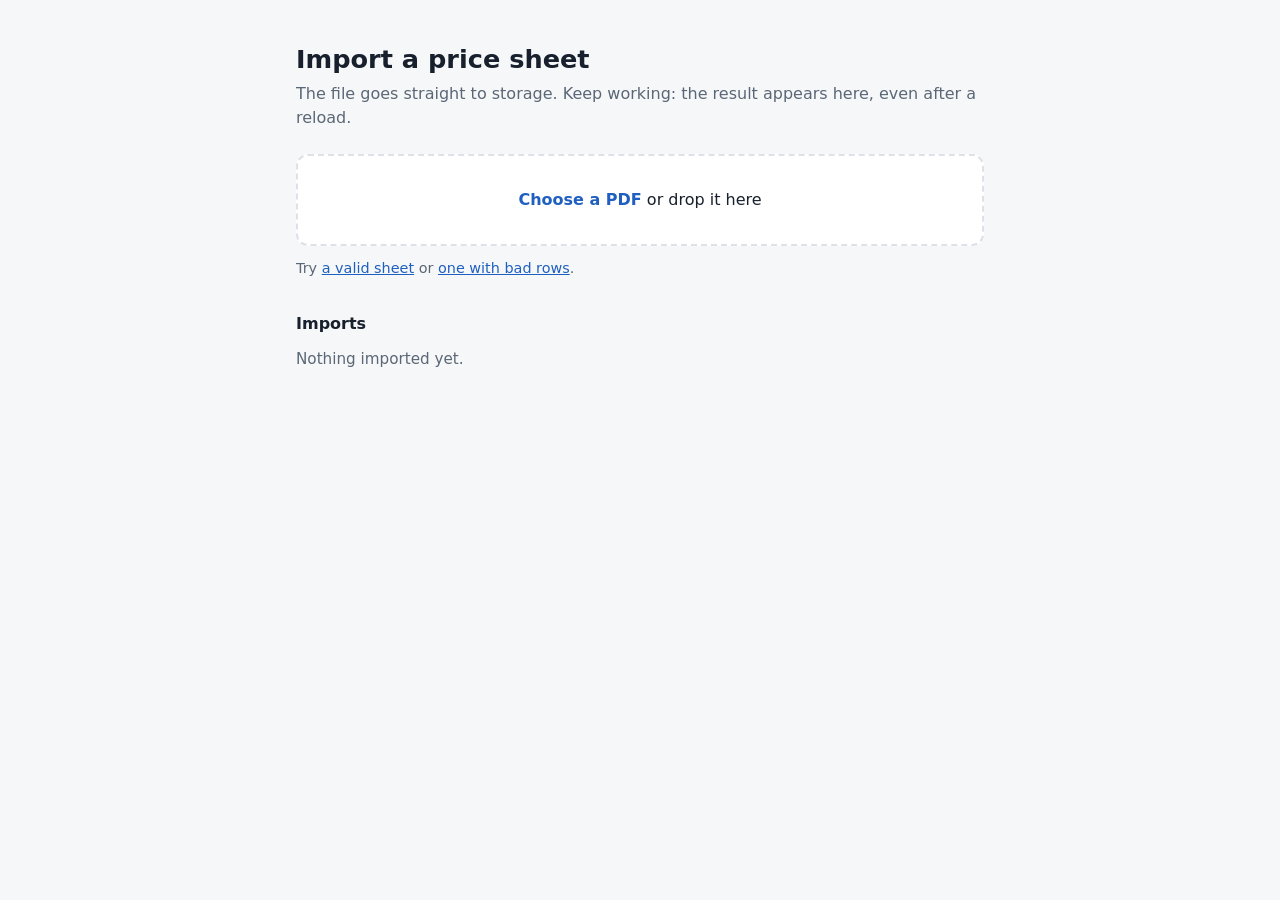
<file: src/importer/static/index.html>
<!doctype html>
<html lang="en">
<head>
<meta charset="utf-8">
<meta name="viewport" content="width=device-width, initial-scale=1">
<title>Async Import Pipeline</title>
<link rel="icon" href="data:,">
<style>
:root {
  color-scheme: light dark;
  --bg: #f6f7f9; --panel: #fff; --text: #17202c; --muted: #5b6776; --line: #dde2e8;
  --accent: #1f5fbf; --ok: #16794c; --ok-bg: #e3f4ec; --bad: #b3261e; --bad-bg: #fbe9e7;
  --wait: #7a5a00; --wait-bg: #fbf1d3;
}
@media (prefers-color-scheme: dark) {
  :root {
    --bg: #11161d; --panel: #1a212b; --text: #e8edf3; --muted: #9aa7b5; --line: #2e3945;
    --accent: #7fb0ff; --ok: #6fd6a4; --ok-bg: #173327; --bad: #ff9d94; --bad-bg: #3b1f1d;
    --wait: #f1cf73; --wait-bg: #3a3017;
  }
}
* { box-sizing: border-box; }
body { margin: 0; background: var(--bg); color: var(--text);
  font: 16px/1.5 system-ui, -apple-system, "Segoe UI", Roboto, sans-serif; }
main { max-width: 720px; margin: 0 auto; padding: 40px 16px; }
h1 { font-size: 1.6rem; margin: 0 0 4px; }
h2 { font-size: 1rem; margin: 32px 0 12px; }
p { margin: 0; color: var(--muted); }
a { color: var(--accent); }
.drop { display: block; margin-top: 24px; padding: 32px 16px; text-align: center; cursor: pointer;
  background: var(--panel); border: 2px dashed var(--line); border-radius: 12px; }
.drop.over, .drop:focus-within { border-color: var(--accent); }
.drop strong { color: var(--accent); }
.drop input { position: absolute; opacity: 0; width: 1px; height: 1px; }
.samples { margin-top: 12px; font-size: .9rem; }
ul { list-style: none; margin: 0; padding: 0; display: grid; gap: 8px; }
li { display: grid; grid-template-columns: 1fr auto auto; gap: 4px 12px; align-items: center;
  padding: 12px 14px; background: var(--panel); border: 1px solid var(--line); border-radius: 10px; }
.name { font-weight: 600; overflow-wrap: anywhere; }
.detail { grid-column: 1 / -1; font-size: .9rem; color: var(--muted); overflow-wrap: anywhere; }
.badge { font-size: .8rem; font-weight: 600; padding: 2px 10px; border-radius: 99px;
  color: var(--wait); background: var(--wait-bg); }
.badge.success { color: var(--ok); background: var(--ok-bg); }
.badge.error { color: var(--bad); background: var(--bad-bg); }
button { font: inherit; color: var(--muted); background: none; border: 0; cursor: pointer;
  min-width: 32px; min-height: 32px; border-radius: 6px; }
button:hover { color: var(--text); background: var(--line); }
#empty { font-size: .95rem; }
</style>
</head>
<body>
<main>
  <h1>Import a price sheet</h1>
  <p>The file goes straight to storage. Keep working: the result appears here, even after a reload.</p>
  <label class="drop" id="drop">
    <input id="file" type="file" accept="application/pdf">
    <strong>Choose a PDF</strong> or drop it here
  </label>
  <p class="samples">Try <a href="/samples/valid.pdf" download>a valid sheet</a> or
    <a href="/samples/invalid.pdf" download>one with bad rows</a>.</p>
  <h2>Imports</h2>
  <p id="empty">Nothing imported yet.</p>
  <ul id="list" aria-live="polite"></ul>
</main>
<script>
const KEY = 'imports';
const MAX_SIZE = 5120000;
const LABELS = { uploading: 'Uploading', pending: 'Validating', processing: 'Processing',
                 success: 'Imported', error: 'Failed' };
const isOpen = (job) => job.status !== 'success' && job.status !== 'error';

function load() {
  try { return JSON.parse(localStorage.getItem(KEY)) || []; } catch { return []; }
}
let jobs = load();
let socket = null;
let retryDelay = 1000;

function save() {
  try { localStorage.setItem(KEY, JSON.stringify(jobs)); } catch { /* private mode */ }
}

function detail(job) {
  if (job.status === 'success') {
    const count = job.record_ids.length;
    return `${count} ${count === 1 ? 'record' : 'records'} created or updated`;
  }
  return job.status === 'error' ? job.message : '';
}

function render() {
  document.getElementById('empty').hidden = jobs.length > 0;
  document.getElementById('list').replaceChildren(...jobs.map((job) => {
    const item = document.createElement('li');
    const name = Object.assign(document.createElement('span'),
      { className: 'name', textContent: job.file_name });
    const badge = Object.assign(document.createElement('span'),
      { className: `badge ${job.status}`, textContent: LABELS[job.status] });
    const dismiss = Object.assign(document.createElement('button'),
      { type: 'button', textContent: '✕', ariaLabel: `Dismiss ${job.file_name}` });
    dismiss.onclick = () => { jobs = jobs.filter((other) => other !== job); save(); render(); };
    item.append(name, badge, dismiss);
    const text = detail(job);
    if (text) item.append(Object.assign(document.createElement('span'),
      { className: 'detail', textContent: text }));
    return item;
  }));
}

function update(task_id, fields) {
  const job = jobs.find((other) => other.task_id === task_id);
  if (!job) return;
  Object.assign(job, fields);
  save();
  render();
}

function subscribe(job) {
  if (job.token && socket?.readyState === WebSocket.OPEN) {
    socket.send(JSON.stringify({ action: 'subscribe', task_id: job.task_id, token: job.token }));
  }
}

function connect() {
  const scheme = location.protocol === 'https:' ? 'wss' : 'ws';
  socket = new WebSocket(`${scheme}://${location.host}/ws`);
  socket.onopen = () => {
    retryDelay = 1000;
    jobs.filter(isOpen).forEach(subscribe); // every reconnect restores every subscription
  };
  socket.onmessage = (event) => {
    const { task_id, status, message, record_ids } = JSON.parse(event.data);
    // The browser's own "uploading" state wins until the PUT has finished.
    const job = jobs.find((other) => other.task_id === task_id);
    if (job?.status === 'uploading' && status === 'pending') return;
    update(task_id, { status, message, record_ids });
  };
  socket.onclose = () => {
    setTimeout(connect, retryDelay);
    retryDelay = Math.min(retryDelay * 2, 30000);
  };
}

async function importFile(file) {
  const job = { task_id: crypto.randomUUID(), file_name: file.name, status: 'uploading',
                record_ids: [], message: '' };
  jobs.unshift(job);
  render();
  try {
    if (file.size > MAX_SIZE) throw new Error('The file is larger than the 5120 KB limit.');
    const created = await fetch('/imports', {
      method: 'POST',
      headers: { 'Content-Type': 'application/json' },
      body: JSON.stringify({ filename: file.name }),
    });
    if (!created.ok) throw new Error('The import could not be started.');
    const { url, task_id, token } = await created.json();
    Object.assign(job, { task_id, token });
    save();
    subscribe(job); // before the upload, so no result can be missed
    const uploaded = await fetch(url, { method: 'PUT', body: file });
    if (!uploaded.ok) throw new Error(`Upload failed with status ${uploaded.status}.`);
    if (job.status === 'uploading') update(task_id, { status: 'pending' });
  } catch (error) {
    update(job.task_id, { status: 'error', message: error.message });
  }
}

const drop = document.getElementById('drop');
const input = document.getElementById('file');
input.onchange = () => {
  [...input.files].forEach(importFile);
  input.value = '';
};
['dragenter', 'dragover'].forEach((name) => drop.addEventListener(name, (event) => {
  event.preventDefault();
  drop.classList.add('over');
}));
['dragleave', 'drop'].forEach((name) => drop.addEventListener(name, (event) => {
  event.preventDefault();
  drop.classList.remove('over');
}));
drop.addEventListener('drop', (event) => [...event.dataTransfer.files].forEach(importFile));

render();
connect();
</script>
</body>
</html>
</file>
<file: docs/assets/styles.css>
/* =========================================================================
   Async import pipeline - case study. World: a night transit map.
   Text stays achromatic; colour lives only on lines and station marks.
   Dark (night map) by default; <html data-theme="light"> = day map.
   One 8px module: every size below is a multiple of 4/8px.
   ========================================================================= */

@font-face { font-family: "Overpass"; src: url("fonts/overpass-latin-var.woff2") format("woff2"); font-weight: 300 900; font-style: normal; font-display: swap; }
@font-face { font-family: "Overpass Mono"; src: url("fonts/overpass-mono-latin-500.woff2") format("woff2"); font-weight: 500; font-style: normal; font-display: swap; }

:root {
  color-scheme: dark light;
  --bg:          light-dark(#f6f8fb, #0a0e14);
  --bg-subtle:   light-dark(#eef2f7, #0d121a);
  --surface:     light-dark(#ffffff, #111823);
  --surface-2:   light-dark(#f8fafc, #0e141e);
  --ink:         light-dark(#0b1220, #eef2f7);
  --ink-2:       light-dark(#2a3446, #c9d1dc);
  --muted:       light-dark(#556173, #8e9aab);
  --line:        light-dark(#e2e7ee, #1d2633);
  --line-strong: light-dark(#c9d2de, #2c3848);
  /* the three lines */
  --l-import:    light-dark(#0f766e, #2dd4bf);
  --l-fail:     light-dark(#be185d, #f0508a);
  --l-recover:    light-dark(#6d28d9, #a78bfa);
  --on-import:   light-dark(#ffffff, #0a0e14);
  --nav-bg:      light-dark(rgb(246 248 251 / 0.88), rgb(10 14 20 / 0.84));
  --shadow:      light-dark(0 1px 2px rgb(11 18 32 / 0.05), 0 0 #0000), light-dark(0 12px 32px -18px rgb(11 18 32 / 0.22), 0 0 #0000);

  --dg-box:        var(--surface);
  --dg-box-stroke: var(--line-strong);
  --dg-ext:        var(--bg-subtle);
  --dg-edge:       var(--muted);

  --font: "Overpass", system-ui, -apple-system, "Segoe UI", Helvetica, Arial, sans-serif;
  --mono: "Overpass Mono", ui-monospace, Consolas, monospace;
  --u: 8px;
  --radius: 16px;
  --radius-sm: 8px;
  --max: 1360px;
  --measure: 68ch;
  --topbar: 64px;
}
:root[data-theme="light"] { color-scheme: light; }
:root[data-theme="dark"]  { color-scheme: dark; }

/* ---------- Base ---------- */
*, *::before, *::after { box-sizing: border-box; }
html { scroll-behavior: smooth; scroll-padding-top: calc(var(--topbar) + 24px); -webkit-text-size-adjust: 100%; }
body { margin: 0; font-family: var(--font); font-size: 17px; line-height: 1.65; color: var(--ink-2); background: var(--bg); -webkit-font-smoothing: antialiased; }
img, svg { max-width: 100%; height: auto; display: block; }
p, li, figcaption, dd, td { text-wrap: pretty; }
h1, h2, h3 { color: var(--ink); text-wrap: balance; margin: 0; }
/* Links are lines too: ink text on an import-line underline. */
a { color: var(--ink); text-decoration-line: underline; text-decoration-color: var(--l-import); text-decoration-thickness: 2px; text-underline-offset: 0.22em; }
a:hover { text-decoration-thickness: 3px; }
strong, b { color: var(--ink); font-weight: 650; }
code { font-family: var(--mono); font-size: 0.84em; color: var(--ink); background: var(--bg-subtle); border: 1px solid var(--line); padding: 0.06em 0.4em; border-radius: 4px; white-space: nowrap; }
::selection { background: var(--l-import); color: var(--on-import); }
:focus-visible { outline: 3px solid var(--l-import); outline-offset: 3px; border-radius: 4px; }
.skip { position: absolute; left: -999px; top: 0; }
.skip:focus { left: 16px; top: 12px; z-index: 30; background: var(--surface); color: var(--ink); padding: 8px 16px; border: 1px solid var(--line-strong); border-radius: var(--radius-sm); }
.wrap { max-width: var(--max); margin: 0 auto; padding: 0 clamp(20px, 4vw, 40px); }

/* ---------- Top bar ---------- */
.topbar { position: sticky; top: 0; z-index: 20; background: var(--nav-bg); backdrop-filter: saturate(1.4) blur(10px); border-bottom: 1px solid var(--line); }
.topbar .wrap { height: var(--topbar); display: flex; align-items: center; justify-content: space-between; gap: 16px; }
.product { display: flex; align-items: center; gap: 8px; text-decoration: none; color: var(--ink); font-weight: 750; letter-spacing: -0.01em; min-width: 0; }
.product:hover { color: var(--ink); }
.product .mark { width: 16px; height: 16px; border-radius: 50%; border: 4px solid var(--l-import); flex-shrink: 0; }
.product strong { white-space: nowrap; overflow: hidden; text-overflow: ellipsis; font-weight: 750; }
.product .sub { color: var(--muted); font-weight: 500; white-space: nowrap; }
.topbar-actions { display: flex; align-items: center; gap: 8px; flex-shrink: 0; }
.progress { position: absolute; left: 0; right: 0; bottom: -2px; height: 4px; background: var(--l-import); transform-origin: 0 50%; transform: scaleX(0); }

/* ---------- Buttons ---------- */
.btn { display: inline-flex; align-items: center; justify-content: center; gap: 8px; min-height: 48px; padding: 0 20px; font: inherit; font-size: 0.95rem; font-weight: 700; line-height: 1; border-radius: 999px; border: 2px solid transparent; text-decoration: none; cursor: pointer; white-space: nowrap; transition: background-color 160ms cubic-bezier(0.16, 1, 0.3, 1), border-color 160ms, color 160ms; }
/* Ink button, amber station ring: colour stays on lines and stations. */
.btn-primary { background: var(--ink); color: var(--bg); border-color: var(--l-import); }
.btn-primary:hover { background: var(--l-import); color: var(--on-import); }
.btn-secondary { background: transparent; color: var(--ink); border-color: var(--line-strong); }
.btn-secondary:hover { border-color: var(--ink); color: var(--ink); }
.btn-sm { min-height: 44px; padding: 0 16px; font-size: 0.88rem; }
.btn svg { width: 16px; height: 16px; flex-shrink: 0; }
.theme-toggle .icon-sun { display: none; }
:root[data-resolved="dark"] .theme-toggle .icon-sun { display: block; }
:root[data-resolved="dark"] .theme-toggle .icon-moon { display: none; }
.topbar-contact svg { display: none; }

/* ---------- Hero ---------- */
.hero { padding: clamp(56px, 9vw, 104px) 0 clamp(40px, 6vw, 64px); border-bottom: 1px solid var(--line); }
.hero h1 { font-size: clamp(2.5rem, 5.6vw, 4.25rem); line-height: 1.02; letter-spacing: -0.035em; font-weight: 800; max-width: 14ch; margin-bottom: 24px; }
.hero .lead { font-size: clamp(1.1rem, 1.7vw, 1.28rem); line-height: 1.6; color: var(--muted); max-width: 58ch; margin: 0 0 32px; }
.hero-actions { display: flex; flex-wrap: wrap; gap: 16px; }
.hero-map { margin: clamp(40px, 6vw, 56px) 0 clamp(40px, 6vw, 56px); }
.hero-map svg { width: 100%; min-width: 920px; }
.hero-map .diagram { padding: 0; }
.hero-map .scroll-note { display: none; font-size: 0.88rem; color: var(--muted); margin: 8px 0 0; }
.map-v { display: none; }
.map-v svg { width: 100%; max-width: 340px; min-width: 0; }
@media (max-width: 560px) { .map-h { display: none; } .map-v { display: block; } }
.meta { display: grid; grid-template-columns: repeat(4, minmax(0, 1fr)); margin: 0; border-top: 1px solid var(--line-strong); }
.meta div { padding: 16px 24px 0 0; }
.meta div + div { padding-left: 24px; border-left: 1px solid var(--line); }
.meta dt { font-size: 0.85rem; color: var(--muted); margin-bottom: 4px; }
.meta dd { margin: 0; color: var(--ink); font-weight: 600; line-height: 1.45; }

/* ---------- Layout: rail + article ---------- */
.layout { display: grid; grid-template-columns: 216px minmax(0, 1fr); gap: clamp(32px, 4vw, 64px); align-items: start; }
.toc { position: sticky; top: var(--topbar); padding: 48px 0 32px; max-height: calc(100vh - var(--topbar)); overflow-y: auto; }
.toc h2, .toc-mobile summary { font-size: 0.85rem; font-weight: 700; color: var(--muted); margin-bottom: 16px; }

/* The rail is a transit line: stations are sections, the line fills to the current one. */
.toc ol { --fill: 0px; position: relative; list-style: none; margin: 0; padding: 0; }
.toc ol::before, .toc ol::after { content: ""; position: absolute; left: 6px; top: 12px; width: 4px; border-radius: 2px; }
.toc ol::before { bottom: 12px; background: var(--line-strong); }
.toc ol::after { height: var(--fill); background: var(--l-import); transition: height 200ms cubic-bezier(0.16, 1, 0.3, 1); }
.toc a { position: relative; z-index: 1; display: flex; align-items: center; gap: 16px; padding: 6px 0; font-size: 0.92rem; line-height: 1.3; color: var(--muted); text-decoration: none; }
.toc a::before { content: ""; flex-shrink: 0; width: 16px; height: 16px; border-radius: 50%; background: var(--bg); border: 4px solid var(--line-strong); transition: border-color 160ms, background-color 160ms; }
.toc a:hover { color: var(--ink); }
.toc a.passed::before { border-color: var(--l-import); }
.toc a[aria-current="true"] { color: var(--ink); font-weight: 700; }
.toc a[aria-current="true"]::before { background: var(--l-import); border-color: var(--l-import); box-shadow: 0 0 0 4px light-dark(rgb(15 118 110 / 0.18), rgb(45 212 191 / 0.22)); }

.toc-mobile { display: none; position: sticky; top: var(--topbar); z-index: 10; margin: 24px 0 0; border: 1px solid var(--line-strong); border-radius: var(--radius); background: var(--surface); box-shadow: var(--shadow); }
.toc-mobile summary { list-style: none; cursor: pointer; padding: 12px 16px; margin: 0; display: flex; align-items: center; gap: 8px; min-height: 48px; }
.toc-mobile summary::-webkit-details-marker { display: none; }
.toc-mobile summary::after { content: ""; width: 8px; height: 8px; border-right: 2px solid currentColor; border-bottom: 2px solid currentColor; transform: rotate(45deg); margin: -4px 4px 0 auto; transition: transform 160ms; }
.toc-mobile[open] summary::after { transform: rotate(-135deg); margin-top: 4px; }
.toc-current { min-width: 0; margin-left: auto; color: var(--ink); font-weight: 700; white-space: nowrap; overflow: hidden; text-overflow: ellipsis; display: flex; align-items: center; gap: 8px; }
.toc-current::before { content: ""; width: 12px; height: 12px; border-radius: 50%; background: var(--l-import); flex-shrink: 0; }
.toc-current:empty { display: none; }
.toc-mobile ol { list-style: none; margin: 0 16px 16px; padding: 0; max-height: 60vh; overflow-y: auto; border-left: 4px solid var(--line-strong); }
.toc-mobile a { display: block; padding: 10px 0 10px 16px; margin-left: -4px; border-left: 4px solid transparent; color: var(--muted); text-decoration: none; }
.toc-mobile a[aria-current="true"] { color: var(--ink); font-weight: 700; border-left-color: var(--l-import); }

/* ---------- Sections ---------- */
.article { min-width: 0; padding-bottom: 32px; }
.section { padding: clamp(48px, 7vw, 80px) 0 0; }
.section > h2 { display: flex; align-items: center; gap: 16px; font-size: clamp(1.75rem, 3.2vw, 2.4rem); line-height: 1.15; letter-spacing: -0.025em; font-weight: 800; margin-bottom: 16px; }
.section > h2::before { content: ""; flex-shrink: 0; width: 24px; height: 24px; border-radius: 50%; border: 4px solid var(--l-import); }
.section > .intro { font-size: 1.12rem; color: var(--muted); max-width: var(--measure); margin: 0 0 32px; }
.prose { max-width: var(--measure); }
.prose p { margin: 0 0 16px; }
h3 { font-size: 1.12rem; line-height: 1.3; letter-spacing: -0.01em; font-weight: 700; }
.subhead { margin: 40px 0 16px; }
.source-note { font-size: 0.88rem; color: var(--muted); margin: 16px 0 0; max-width: 60ch; }

/* ---------- Grids & cards ---------- */
.grid { display: grid; gap: 16px; }
.grid-2 { grid-template-columns: repeat(2, minmax(0, 1fr)); }
.grid-3 { grid-template-columns: repeat(3, minmax(0, 1fr)); }
.card { background: var(--surface); border: 1px solid var(--line); border-radius: var(--radius); padding: 24px; box-shadow: var(--shadow); }
.card h3 { margin-bottom: 8px; }
.card p { margin: 0; }
.card ul { margin: 0; padding-left: 18px; }
.card li { margin: 6px 0; }

.ruled-3 { display: grid; grid-template-columns: repeat(3, minmax(0, 1fr)); gap: 0 40px; }
.ruled-3 > * { border-top: 4px solid var(--line-strong); padding: 16px 0 8px; }
.ruled-3 > :nth-child(1) { border-top-color: var(--l-import); }
.ruled-3 h3 { margin-bottom: 8px; }
.ruled-3 p { margin: 0; }

/* Personas */
.persona .role { font-size: 0.92rem; color: var(--muted); margin: -4px 0 16px; }
.persona dl { margin: 0; display: grid; gap: 16px; }
.persona dt { font-size: 0.85rem; font-weight: 700; color: var(--ink); margin-bottom: 2px; }
.persona dd { margin: 0; font-size: 0.97rem; }

/* Station list (insights, lessons): the mark is the station dot */
.stations { list-style: none; margin: 0; padding: 0; display: grid; grid-template-columns: repeat(2, minmax(0, 1fr)); gap: 0 40px; }
.stations li { position: relative; padding: 16px 0 20px 32px; border-top: 1px solid var(--line); }
.stations li::before { content: ""; position: absolute; left: 0; top: 20px; width: 16px; height: 16px; border-radius: 50%; border: 4px solid var(--l-import); }
.stations strong { display: block; font-size: 1.05rem; line-height: 1.35; margin-bottom: 4px; }
.stations span { color: var(--muted); font-size: 0.98rem; }
.stations.fail li::before { border-color: var(--l-fail); }

/* Decisions ledger */
.ledger { border-top: 4px solid var(--l-import); }
.ledger-row { display: grid; grid-template-columns: minmax(0, 0.9fr) minmax(0, 2.1fr); gap: 16px 40px; padding: 28px 0; border-bottom: 1px solid var(--line); }
.ledger-head h3 { font-size: 1.15rem; }
.ledger-head .adr { display: inline-flex; margin-top: 12px; font-family: var(--mono); font-size: 0.82rem; }
.ledger-row dl { margin: 0; display: grid; grid-template-columns: repeat(3, minmax(0, 1fr)); gap: 24px; }
.ledger-row dt { font-size: 0.78rem; font-weight: 700; color: var(--muted); text-transform: uppercase; letter-spacing: 0.06em; }
.ledger-row dd { margin: 4px 0 0; font-size: 0.96rem; }
.ledger-row .why dt { color: var(--ink); }
.ledger-row .why dd { color: var(--ink); font-weight: 560; }
.ledger-row.lead { padding: 36px 0; }
.ledger-row.lead h3 { font-size: clamp(1.35rem, 2.2vw, 1.6rem); letter-spacing: -0.015em; }

/* Tables */
.table-wrap { overflow-x: auto; border: 1px solid var(--line); border-radius: var(--radius); background: var(--surface); box-shadow: var(--shadow); }
table { width: 100%; border-collapse: collapse; font-size: 0.95rem; }
th, td { text-align: left; vertical-align: top; padding: 14px 20px; border-bottom: 1px solid var(--line); }
thead th { font-size: 0.78rem; font-weight: 700; color: var(--muted); text-transform: uppercase; letter-spacing: 0.06em; background: var(--surface-2); white-space: nowrap; }
tbody tr:last-child th, tbody tr:last-child td { border-bottom: 0; }
tbody th { color: var(--ink); font-weight: 650; }
td.num { font-variant-numeric: tabular-nums; color: var(--ink); font-weight: 700; white-space: nowrap; }
.fix { display: inline-flex; align-items: center; gap: 8px; font-size: 0.92rem; font-weight: 600; color: var(--ink); white-space: nowrap; }
.fix::before { content: ""; width: 10px; height: 10px; border-radius: 50%; background: var(--l-import); }

/* Figures */
.figures { display: grid; gap: 24px; }
figure { margin: 0; background: var(--surface); border: 1px solid var(--line); border-radius: var(--radius); box-shadow: var(--shadow); overflow: hidden; }
figure > header { display: flex; justify-content: space-between; align-items: baseline; flex-wrap: wrap; gap: 4px 16px; padding: 16px 24px; border-bottom: 1px solid var(--line); }
figure > header h3 { font-size: 1rem; }
figure > header span { font-size: 0.85rem; color: var(--muted); }
.diagram { overflow-x: auto; padding: 24px 16px; scrollbar-color: var(--line-strong) transparent; }
.diagram:focus-visible { outline-offset: -3px; }
.diagram svg { min-width: 920px; margin: 0 auto; }
figcaption { padding: 16px 24px 20px; border-top: 1px solid var(--line); background: var(--surface-2); color: var(--muted); font-size: 0.95rem; }
figcaption p { margin: 0; max-width: 62ch; }
.legend { display: flex; flex-wrap: wrap; gap: 8px 24px; list-style: none; margin: 0 0 24px; padding: 0; font-size: 0.92rem; color: var(--muted); }
.legend li { display: flex; align-items: center; gap: 8px; }
.legend i { width: 28px; height: 4px; border-radius: 2px; background: var(--l-import); }
.legend i.fail { background: var(--l-fail); }
.legend i.recover { background: var(--l-recover); }
.legend i.muted { background: none; border-top: 2px dashed var(--muted); height: 0; }
.shot { margin: 0; }
.shot img { width: 100%; height: auto; border-bottom: 1px solid var(--line); }

/* Try it */
.terminal { margin: 0; padding: 20px 24px; background: light-dark(#0b1220, #05080d); color: #e6edf5; border-radius: var(--radius); overflow-x: auto; font-family: var(--mono); font-size: 0.92rem; line-height: 1.8; border: 1px solid var(--line-strong); }
.terminal .c { color: #8e9aab; }
.terminal .p { color: #2dd4bf; user-select: none; }

/* Contact */
.contact { margin-top: clamp(48px, 7vw, 80px); padding: clamp(32px, 5vw, 48px); border-radius: calc(var(--radius) + 8px); background: var(--surface); border: 1px solid var(--line-strong); position: relative; overflow: hidden; }
.contact::before { content: ""; position: absolute; left: 0; right: 0; top: 0; height: 4px; background: linear-gradient(90deg, var(--l-import) 0 33.3%, var(--l-fail) 33.3% 66.6%, var(--l-recover) 66.6%); }
.contact h2 { font-size: clamp(1.75rem, 3.2vw, 2.4rem); letter-spacing: -0.025em; line-height: 1.15; margin-bottom: 12px; font-weight: 800; }
.contact p { margin: 0 0 28px; max-width: 58ch; font-size: 1.08rem; color: var(--muted); }
.contact-list { list-style: none; margin: 0; padding: 0; display: grid; grid-template-columns: repeat(3, minmax(0, 1fr)); gap: 16px; }
/* Ruled rows inside the panel, no nested cards. */
.contact-list a { display: flex; flex-direction: column; gap: 4px; min-height: 48px; padding: 16px 0; text-decoration: none; border-top: 4px solid var(--line-strong); color: var(--ink); transition: border-color 160ms; }
.contact-list a:hover { border-top-color: var(--l-import); }
.contact-list small { font-size: 0.82rem; color: var(--muted); }
.contact-list b { font-weight: 650; overflow-wrap: anywhere; }

footer.site { border-top: 1px solid var(--line); margin-top: 64px; padding: 32px 0 48px; color: var(--muted); font-size: 0.88rem; }
footer.site p { margin: 0; max-width: 64ch; }

/* ---------- Diagrams (inline SVG, transit grammar) ---------- */
.dg text { font-family: var(--font); fill: var(--ink); font-size: 13px; }
.dg .small { font-size: 12px; fill: var(--muted); }
.dg .title { font-weight: 700; }
.dg .lbl { paint-order: stroke; stroke: var(--surface); stroke-width: 5px; stroke-linejoin: round; }
.dg .lbl-bg { paint-order: stroke; stroke: var(--bg); stroke-width: 5px; stroke-linejoin: round; }
.dg .rail { fill: none; stroke-width: 6px; stroke-linecap: round; stroke-linejoin: round; }
.dg .rail.import { stroke: var(--l-import); }
.dg .rail.fail { stroke: var(--l-fail); }
.dg .rail.recover { stroke: var(--l-recover); }
.dg .rail.muted { stroke: var(--muted); stroke-width: 3px; stroke-dasharray: 2 8; }
.dg .stn { fill: var(--surface); stroke: var(--ink); stroke-width: 4px; }
.dg .stn.import { stroke: var(--l-import); }
.dg .stn.fail { stroke: var(--l-fail); }
.dg .stn.recover { stroke: var(--l-recover); }
.dg .stn.term { fill: var(--l-import); stroke: var(--l-import); }
.dg .stn.ix { fill: var(--surface); stroke: var(--ink); stroke-width: 4px; }
.dg .stn-bg { fill: var(--bg); }
.dg .box { fill: var(--dg-box); stroke: var(--dg-box-stroke); stroke-width: 1.5; }
.dg .ext { fill: var(--dg-ext); stroke: var(--dg-box-stroke); stroke-width: 1.5; }
.dg .edge { stroke: var(--dg-edge); stroke-width: 1.5; fill: none; }
.dg .band { fill: var(--bg-subtle); }
.dg .band-new { fill: none; stroke: var(--muted); stroke-width: 1.5; stroke-dasharray: 4 4; }
.dg .part { fill: light-dark(rgb(15 118 110 / 0.12), rgb(45 212 191 / 0.14)); stroke: var(--l-import); stroke-width: 2; }
.dg .hw { stroke: var(--l-fail); stroke-width: 4px; }
.dg .arrow { fill: var(--dg-edge); }

/* ---------- Responsive ---------- */
@media (max-width: 1024px) {
  .layout { grid-template-columns: minmax(0, 1fr); }
  .toc { display: none; }
  .toc-mobile { display: block; }
}
@media (max-width: 860px) {
  .grid-3, .grid-2, .stations, .ruled-3 { grid-template-columns: minmax(0, 1fr); }
  .ruled-3 { gap: 16px; }
  .meta { grid-template-columns: repeat(2, minmax(0, 1fr)); }
  .meta div:nth-child(3) { padding-left: 0; border-left: 0; }
  .meta div:nth-child(n+3) { border-top: 1px solid var(--line); margin-top: 16px; }
  .contact-list { grid-template-columns: minmax(0, 1fr); }
  .diagram { padding: 16px; }
  .ledger-row dl { grid-template-columns: minmax(0, 1fr); gap: 16px; }
  figure:has(.diagram) > header span::after { content: ", swipe to see all"; }
  .hero-map .scroll-note { display: block; }
}
@media (max-width: 1180px) { .ledger-row { grid-template-columns: minmax(0, 1fr); } }
@media (max-width: 560px) {
  body { font-size: 16px; }
  .product { font-size: 0.92rem; gap: 8px; }
  .theme-toggle .label, .topbar-contact .label { display: none; }
  .topbar-contact svg { display: block; }
  .topbar-contact, .theme-toggle { width: 44px; min-height: 44px; padding: 0; }
  .meta { grid-template-columns: minmax(0, 1fr); }
  .meta div, .meta div + div { padding-left: 0; border-left: 0; }
  .meta div:nth-child(n+2) { border-top: 1px solid var(--line); margin-top: 16px; }
  .hero-actions .btn { flex: 1 1 100%; }
  th, td { padding: 12px 16px; }
}
@media (max-width: 640px) {
  table.stack-sm, table.stack-sm tbody, table.stack-sm tr, table.stack-sm th, table.stack-sm td { display: block; width: 100%; }
  table.stack-sm thead { position: absolute; width: 1px; height: 1px; overflow: hidden; clip-path: inset(50%); }
  table.stack-sm tr { padding: 14px 16px; border-bottom: 1px solid var(--line); }
  table.stack-sm tbody tr:last-child { border-bottom: 0; }
  table.stack-sm th, table.stack-sm td { padding: 3px 0; border: 0; }
  table.stack-sm tbody th { font-size: 1rem; margin-bottom: 4px; }
  table.stack-sm td[data-label]::before { content: attr(data-label); display: block; font-size: 0.75rem; font-weight: 700; letter-spacing: 0.06em; text-transform: uppercase; color: var(--muted); margin-top: 8px; }
  table.stack-sm td.num { white-space: normal; }
}
@media (prefers-reduced-motion: reduce) {
  html { scroll-behavior: auto; }
  *, *::before, *::after { transition-duration: 0ms !important; }
}

/* The hero map sits on the ground, not in a card */
.hero-map { background: none; border: 0; box-shadow: none; border-radius: 0; overflow: visible; }
.product .sub::before { content: "·"; margin-right: 0.4em; }
.product .short { display: none; }
@media (max-width: 560px) { .product .long { display: none; } .product .short { display: inline; } }

/* Personas as three stations on the import, recover and fail lines */
.personas .persona { border-top-width: 4px; }
.personas .persona:nth-child(1) { border-top-color: var(--l-import); }
.personas .persona:nth-child(2) { border-top-color: var(--l-recover); }
.personas .persona:nth-child(3) { border-top-color: var(--l-fail); }

/* Code inside diagrams and the generated-SQL listing */
.dg .mono { font-family: var(--mono); font-size: 12px; fill: var(--ink-2); }
.dg .mono.hl { fill: var(--ink); font-weight: 500; }
.sql { margin: 0; padding: 20px 24px; background: var(--surface-2); color: var(--ink-2); border: 1px solid var(--line-strong); border-radius: var(--radius); overflow-x: auto; font-family: var(--mono); font-size: 0.86rem; line-height: 1.75; }
.sql .k { color: var(--ink); font-weight: 500; }
.sql .p { color: var(--ink); background: light-dark(rgb(15 118 110 / 0.10), rgb(45 212 191 / 0.14)); border-radius: 3px; padding: 0 2px; }
.sql .c { color: var(--muted); }
</file>
